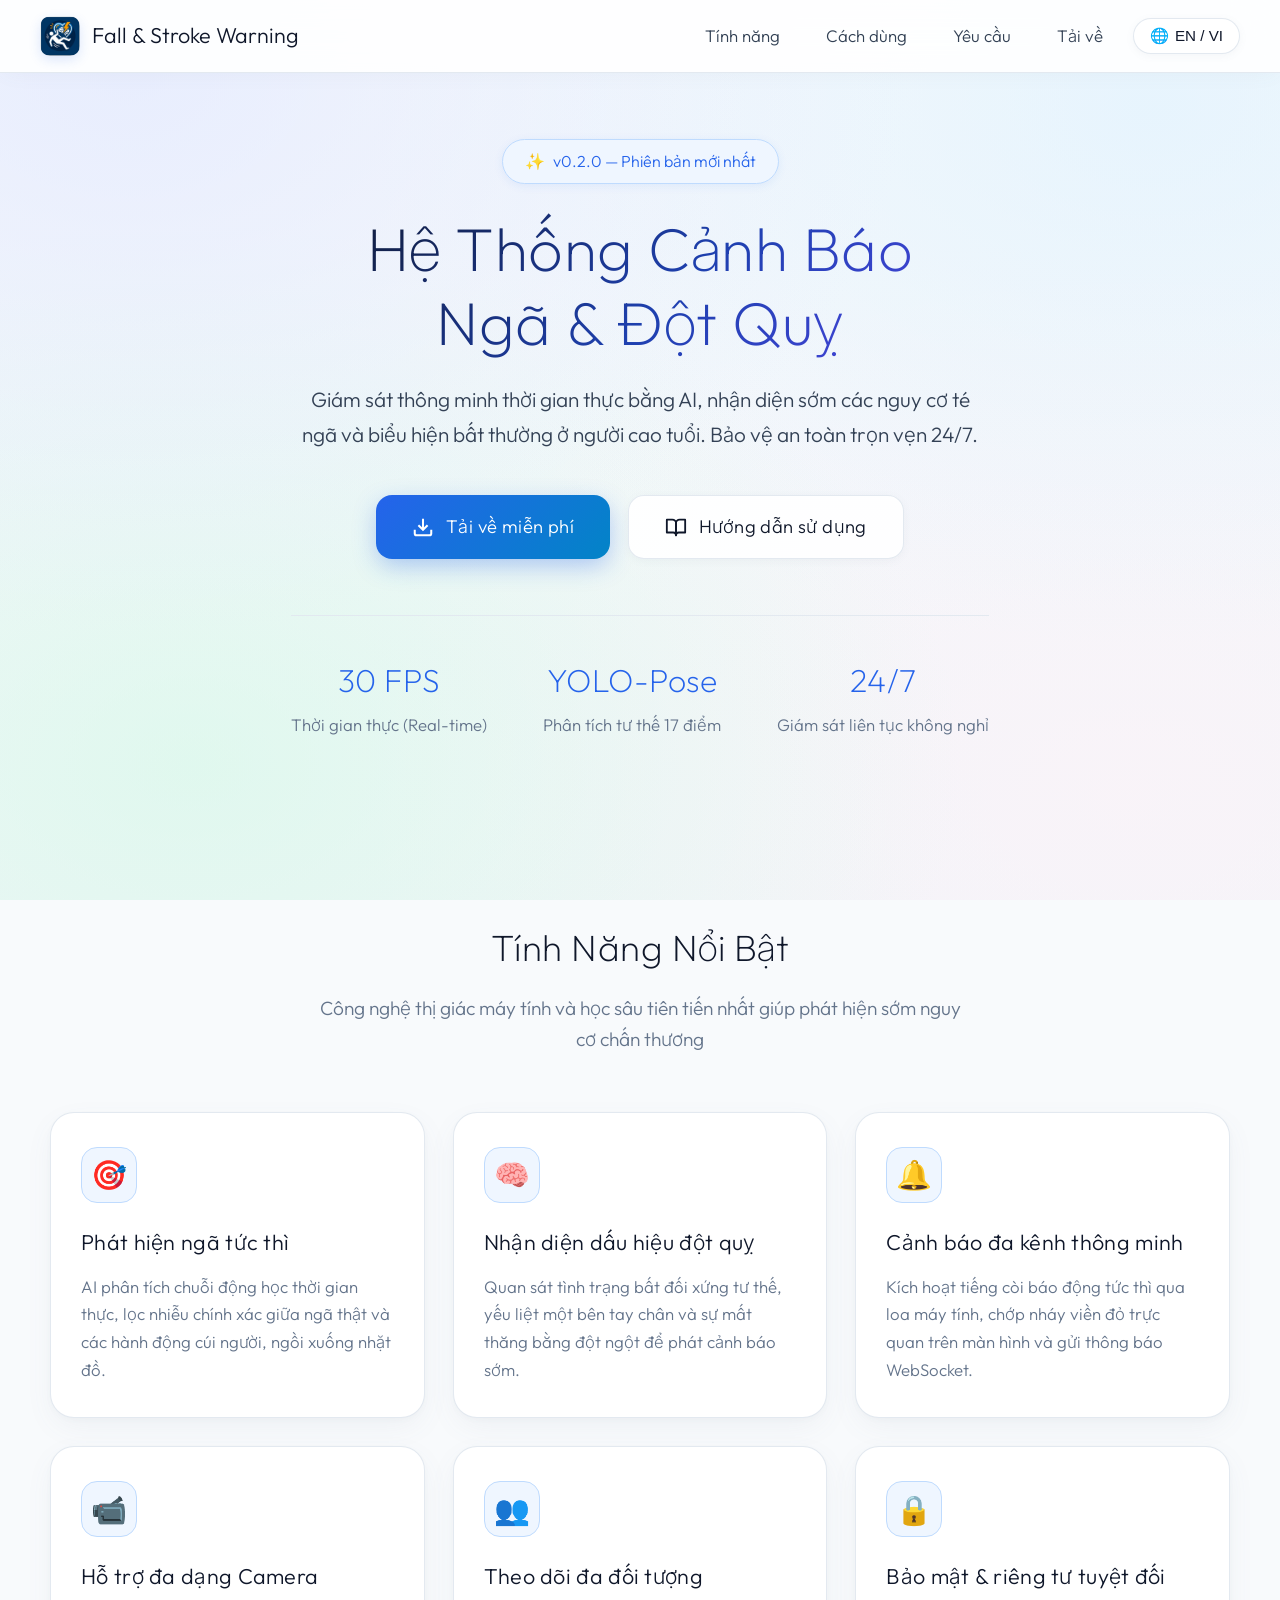
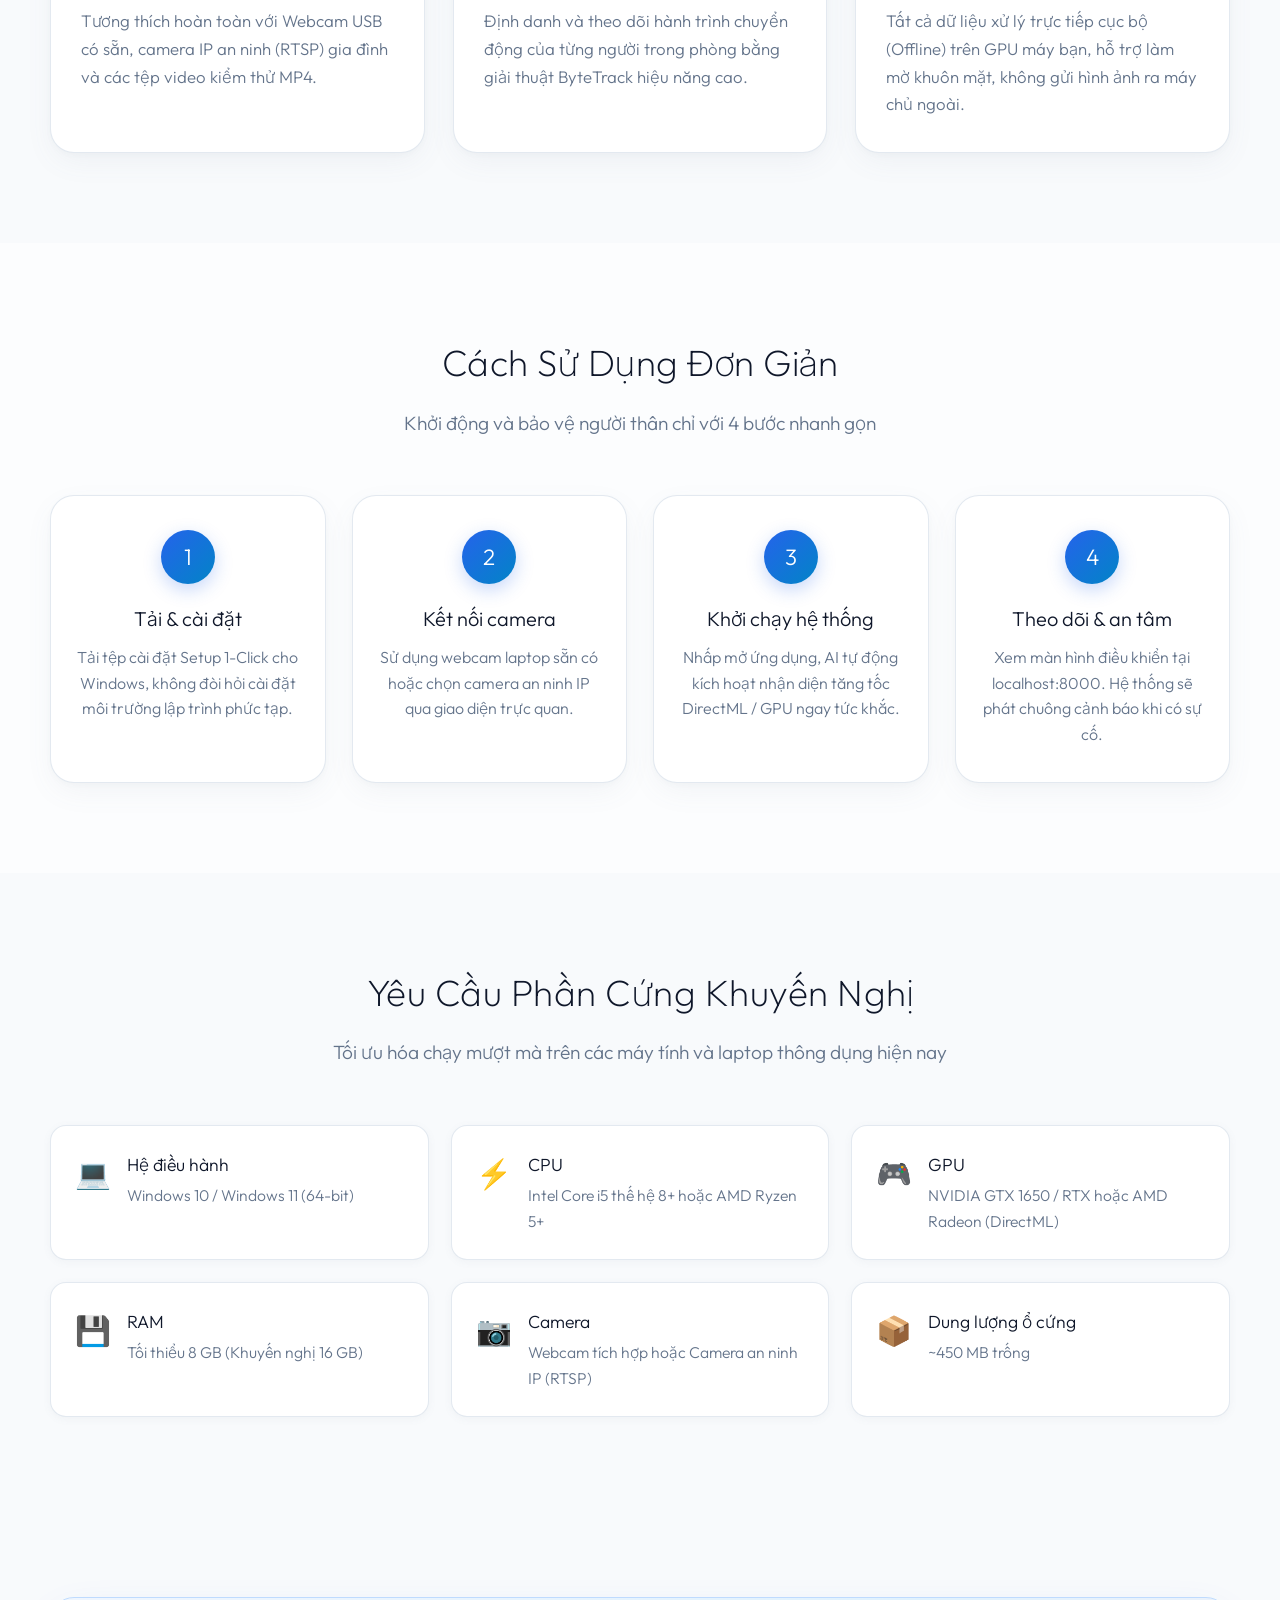
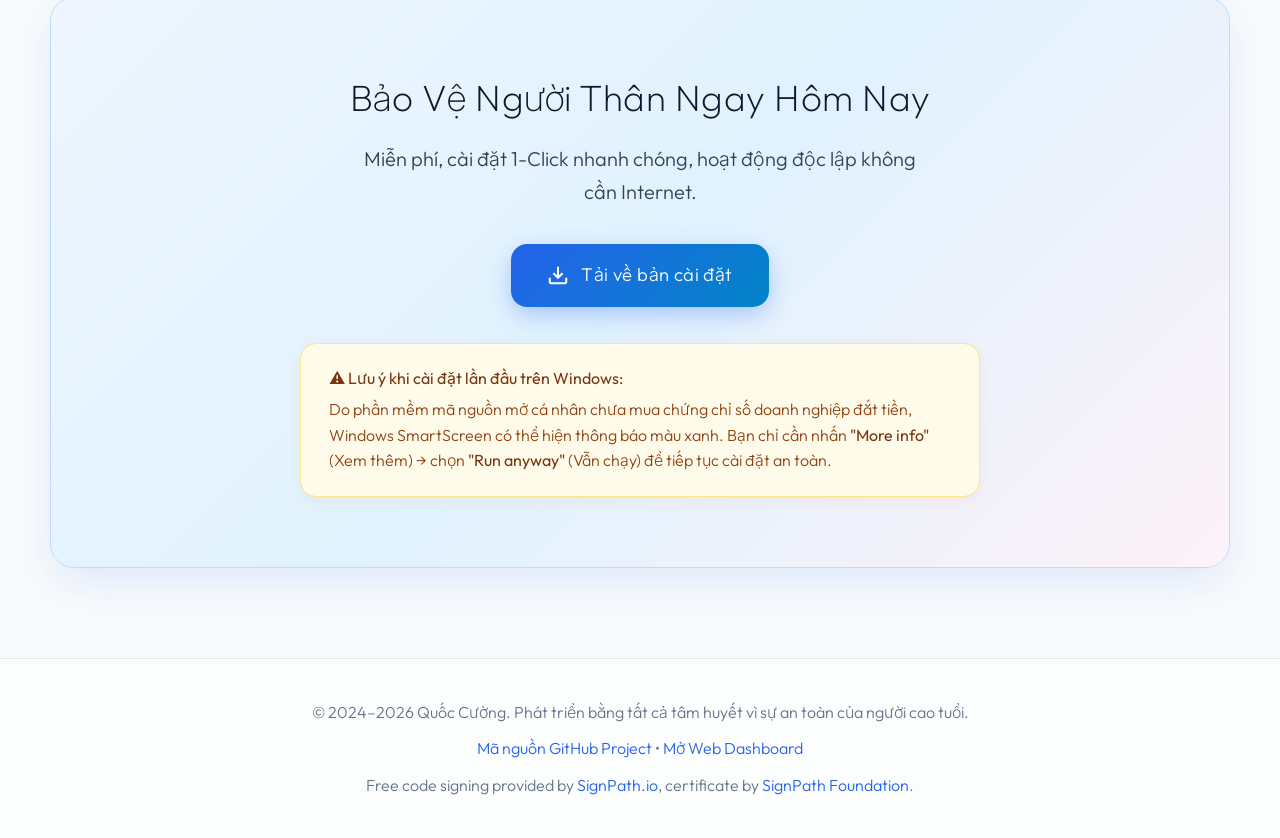
<file: docs/index.html>
<!DOCTYPE html>
<html lang="vi">
<head>
  <meta charset="UTF-8">
  <meta name="viewport" content="width=device-width, initial-scale=1.0">
  <title>Fall & Stroke Warning System — Hệ Thống Giám Sát & Cảnh Báo An Toàn</title>
  <meta name="description" content="Hệ thống AI giám sát và phát hiện sớm nguy cơ té ngã, dấu hiệu đột quỵ cho người cao tuổi. Chạy hoàn toàn offline, chính xác và bảo vệ 24/7.">
  
  <!-- Google Fonts: Light & Thin Weights (Outfit & Inter 200/300/400) -->
  <link rel="preconnect" href="https://fonts.googleapis.com">
  <link rel="preconnect" href="https://fonts.gstatic.com" crossorigin>
  <link href="https://fonts.googleapis.com/css2?family=Inter:wght@200;300;400&family=Outfit:wght@200;300;400&display=swap" rel="stylesheet">
  <link rel="icon" type="image/png" href="logo.png">

  <style>
    /* ==========================================================================
       DESIGN SYSTEM: PURE LIGHT THEME & THIN TYPOGRAPHY
       ========================================================================== */
    :root {
      /* Clean, Radiant Light Colors */
      --primary: #2563eb;           /* Sapphire Royal Blue */
      --primary-hover: #1d4ed8;
      --primary-light: #eff6ff;
      --accent-cyan: #0284c7;       /* Sky Blue */
      --accent: #f59e0b;            /* Warm Amber Glow */
      
      --bg-page: #f8fafc;
      --bg-card: #ffffff;
      --bg-surface: #f1f5f9;
      --border-subtle: rgba(226, 232, 240, 0.95);
      --border-hover: rgba(59, 130, 246, 0.35);

      /* High-Contrast Soft Dark Text */
      --text: #0f172a;              /* Slate 900 */
      --text-secondary: #334155;    /* Slate 700 */
      --text-muted: #64748b;        /* Slate 500 */

      /* Status Colors */
      --status-green: #059669;
      --status-amber: #d97706;
      --status-red: #dc2626;

      /* Radii */
      --radius-sm: 10px;
      --radius-md: 16px;
      --radius-lg: 24px;
      --radius-pill: 9999px;

      /* Shadows */
      --shadow-sm: 0 2px 8px rgba(100, 116, 139, 0.06);
      --shadow-card: 0 10px 30px -4px rgba(100, 116, 139, 0.08), 0 2px 6px -1px rgba(100, 116, 139, 0.04);
      --shadow-hover: 0 20px 40px -8px rgba(100, 116, 139, 0.16), 0 4px 12px -2px rgba(100, 116, 139, 0.06);
    }

    /* Base Reset & Typography */
    *, *::before, *::after {
      margin: 0;
      padding: 0;
      box-sizing: border-box;
      -webkit-font-smoothing: antialiased;
      -moz-osx-font-smoothing: grayscale;
      text-rendering: optimizeLegibility;
    }

    html {
      scroll-behavior: smooth;
      font-size: 16px;
    }

    body {
      font-family: 'Outfit', 'Inter', -apple-system, BlinkMacSystemFont, 'Segoe UI', Roboto, sans-serif;
      font-weight: 300; /* Toàn bộ chữ mỏng, thanh thoát */
      background-color: var(--bg-page);
      /* Nền sáng rực rỡ, phủ ánh aura pastel êm dịu */
      background-image: 
        radial-gradient(at 10% 8%, rgba(224, 231, 255, 0.65) 0px, transparent 48%),
        radial-gradient(at 90% 12%, rgba(224, 242, 254, 0.7) 0px, transparent 48%),
        radial-gradient(at 15% 85%, rgba(209, 250, 229, 0.55) 0px, transparent 50%),
        radial-gradient(at 88% 88%, rgba(253, 242, 248, 0.6) 0px, transparent 50%),
        linear-gradient(180deg, #f8fafc 0%, #f1f5f9 100%);
      background-attachment: fixed;
      color: var(--text);
      line-height: 1.65;
      overflow-x: hidden;
    }

    /* Triệt tiêu bôi đậm trên toàn bộ trang */
    h1, h2, h3, h4, h5, h6, strong, b, .btn, .stat-item strong, .nav-brand span {
      font-weight: 300 !important;
    }

    /* ==========================================================================
       TOP NAVIGATION BAR
       ========================================================================== */
    nav {
      position: fixed;
      top: 0;
      left: 0;
      right: 0;
      z-index: 100;
      background: rgba(255, 255, 255, 0.9);
      backdrop-filter: blur(20px);
      border-bottom: 1px solid var(--border-subtle);
      box-shadow: 0 4px 20px -4px rgba(100, 116, 139, 0.06);
      padding: 0 28px;
      transition: all 0.3s ease;
    }

    .nav-inner {
      max-width: 1200px;
      margin: 0 auto;
      display: flex;
      align-items: center;
      justify-content: space-between;
      height: 72px;
    }

    .nav-brand {
      font-size: 1.35rem;
      color: var(--text);
      display: flex;
      align-items: center;
      gap: 12px;
      text-decoration: none;
      transition: transform 0.25s ease;
    }

    .nav-brand:hover {
      transform: scale(1.02);
    }

    .nav-brand img {
      width: 40px;
      height: 40px;
      border-radius: 10px;
      box-shadow: 0 4px 12px rgba(37, 99, 235, 0.15);
      transition: transform 0.3s cubic-bezier(0.34, 1.56, 0.64, 1);
    }

    .nav-brand:hover img {
      transform: scale(1.1) rotate(-3deg);
    }

    .nav-links {
      display: flex;
      gap: 14px;
      align-items: center;
    }

    .nav-links a {
      text-decoration: none;
      color: var(--text-secondary);
      font-size: 1.05rem;
      padding: 8px 16px;
      border-radius: var(--radius-sm);
      transition: all 0.25s ease;
      position: relative;
    }

    .nav-links a:hover {
      color: var(--primary);
      background: var(--primary-light);
      transform: translateY(-1px);
    }

    /* Language Switcher Button with Spring Hover */
    .lang-btn {
      background: #ffffff;
      border: 1px solid var(--border-subtle);
      padding: 8px 16px;
      border-radius: var(--radius-pill);
      cursor: pointer;
      font-size: 0.95rem;
      color: var(--text);
      font-weight: 300 !important;
      display: inline-flex;
      align-items: center;
      gap: 6px;
      box-shadow: var(--shadow-sm);
      transition: all 0.25s cubic-bezier(0.34, 1.56, 0.64, 1);
    }

    .lang-btn:hover {
      border-color: var(--primary);
      color: var(--primary);
      background: var(--primary-light);
      transform: translateY(-2px) scale(1.06);
      box-shadow: 0 6px 16px rgba(37, 99, 235, 0.15);
    }

    .lang-btn:active {
      transform: translateY(0) scale(0.96);
    }

    /* ==========================================================================
       BUTTON INTERACTION STYLES (HIỆU ỨNG CHUYỂN ĐỘNG KHI DI CHUỘT VÀ BẤM NÚT)
       ========================================================================== */
    .btn-group {
      display: flex;
      gap: 18px;
      justify-content: center;
      flex-wrap: wrap;
    }

    .btn {
      position: relative;
      display: inline-flex;
      align-items: center;
      justify-content: center;
      gap: 12px;
      padding: 16px 36px;
      border-radius: var(--radius-md);
      font-size: 1.15rem;
      font-weight: 300 !important; /* Chữ mỏng */
      text-decoration: none;
      cursor: pointer;
      border: none;
      outline: none;
      overflow: hidden;
      user-select: none;
      letter-spacing: 0.4px;
      transition: transform 0.25s cubic-bezier(0.16, 1, 0.3, 1),
                  box-shadow 0.25s cubic-bezier(0.16, 1, 0.3, 1),
                  background 0.25s ease,
                  border-color 0.25s ease;
    }

    /* Hiệu ứng dải ánh sáng Shimmer lướt qua khi hover */
    .btn::after {
      content: "";
      position: absolute;
      top: 0;
      left: -100%;
      width: 60%;
      height: 100%;
      background: linear-gradient(
        90deg,
        transparent,
        rgba(255, 255, 255, 0.45),
        transparent
      );
      transform: skewX(-22deg);
      transition: none;
      pointer-events: none;
    }

    .btn:hover::after {
      left: 140%;
      transition: left 0.75s ease-in-out;
    }

    /* NÚT CHÍNH (PRIMARY BUTTON) */
    .btn-primary {
      background: linear-gradient(135deg, #2563eb 0%, #0284c7 100%);
      color: #ffffff;
      box-shadow: 0 8px 24px -2px rgba(37, 99, 235, 0.35);
    }

    .btn-primary:hover {
      transform: translateY(-4px) scale(1.03);
      box-shadow: 0 16px 36px -4px rgba(37, 99, 235, 0.45), 0 0 20px rgba(2, 132, 199, 0.3);
      background: linear-gradient(135deg, #1d4ed8 0%, #0369a1 100%);
    }

    .btn-primary:active {
      transform: translateY(-1px) scale(0.98);
      box-shadow: 0 4px 14px rgba(37, 99, 235, 0.25);
    }

    /* NÚT PHỤ (OUTLINE BUTTON) */
    .btn-outline {
      background: rgba(255, 255, 255, 0.9);
      color: var(--text);
      border: 1.5px solid var(--border-subtle);
      box-shadow: var(--shadow-sm);
    }

    .btn-outline:hover {
      background: #ffffff;
      border-color: var(--primary);
      color: var(--primary);
      transform: translateY(-4px) scale(1.03);
      box-shadow: 0 12px 28px -4px rgba(59, 130, 246, 0.2);
    }

    .btn-outline:active {
      transform: translateY(-1px) scale(0.98);
      box-shadow: 0 2px 8px rgba(0, 0, 0, 0.05);
    }

    /* ==========================================================================
       HERO SECTION (TÔNG MÀU SÁNG, ĐẸP LUNG LINH, DỄ NHÌN)
       ========================================================================== */
    .hero {
      min-height: 92vh;
      display: flex;
      align-items: center;
      justify-content: center;
      text-align: center;
      padding: 130px 24px 80px;
      position: relative;
    }

    .hero-content {
      max-width: 860px;
      margin: 0 auto;
      animation: heroFadeUp 0.8s cubic-bezier(0.16, 1, 0.3, 1) both;
    }

    @keyframes heroFadeUp {
      from {
        opacity: 0;
        transform: translateY(28px);
      }
      to {
        opacity: 1;
        transform: translateY(0);
      }
    }

    .hero-badge {
      display: inline-flex;
      align-items: center;
      gap: 8px;
      background: #eff6ff;
      border: 1px solid #bfdbfe;
      color: var(--primary);
      padding: 8px 22px;
      border-radius: var(--radius-pill);
      font-size: 1rem;
      margin-bottom: 28px;
      box-shadow: 0 2px 10px rgba(37, 99, 235, 0.08);
      transition: transform 0.25s ease, box-shadow 0.25s ease;
    }

    .hero-badge:hover {
      transform: scale(1.04);
      box-shadow: 0 4px 16px rgba(37, 99, 235, 0.16);
    }

    .hero h1 {
      font-size: clamp(2.4rem, 6vw, 3.8rem);
      font-weight: 200 !important; /* Chữ mỏng sang trọng */
      line-height: 1.22;
      letter-spacing: 0.5px;
      margin-bottom: 22px;
      background: linear-gradient(135deg, #0f172a 0%, #1e40af 55%, #4f46e5 100%);
      -webkit-background-clip: text;
      -webkit-text-fill-color: transparent;
    }

    .hero p {
      font-size: 1.3rem; /* Cỡ chữ to */
      color: var(--text-secondary);
      font-weight: 300;
      margin-bottom: 42px;
      max-width: 680px;
      margin-inline: auto;
      line-height: 1.7;
    }

    /* Hero Stats Bar */
    .hero-stats {
      display: flex;
      gap: 56px;
      justify-content: center;
      margin-top: 56px;
      padding-top: 38px;
      border-top: 1px solid var(--border-subtle);
    }

    .stat-item {
      display: flex;
      flex-direction: column;
      align-items: center;
      gap: 4px;
      transition: transform 0.25s ease;
    }

    .stat-item:hover {
      transform: translateY(-3px);
    }

    .stat-item strong {
      font-size: 2rem;
      color: var(--primary);
      font-weight: 200 !important;
      letter-spacing: 0.5px;
    }

    .stat-item span {
      font-size: 1.05rem;
      color: var(--text-muted);
      font-weight: 300;
    }

    /* ==========================================================================
       SECTIONS & CARDS (BỐ CỤC CHUYỂN ĐỘNG BẮT MẮT)
       ========================================================================== */
    section {
      padding: 90px 24px;
    }

    .container {
      max-width: 1180px;
      margin: 0 auto;
    }

    .section-title {
      text-align: center;
      margin-bottom: 56px;
    }

    .section-title h2 {
      font-size: 2.3rem; /* Cỡ chữ to */
      font-weight: 200 !important; /* Chữ mỏng */
      letter-spacing: 0.5px;
      color: var(--text);
      margin-bottom: 14px;
    }

    .section-title p {
      color: var(--text-muted);
      font-size: 1.2rem;
      max-width: 660px;
      margin: 0 auto;
      font-weight: 300;
    }

    /* 1. FEATURES GRID */
    .features-grid {
      display: grid;
      grid-template-columns: repeat(auto-fit, minmax(320px, 1fr));
      gap: 28px;
    }

    .feature-card {
      background: var(--bg-card);
      border: 1px solid var(--border-subtle);
      border-radius: var(--radius-lg);
      padding: 34px 30px;
      box-shadow: var(--shadow-card);
      transition: transform 0.35s cubic-bezier(0.16, 1, 0.3, 1),
                  box-shadow 0.35s cubic-bezier(0.16, 1, 0.3, 1),
                  border-color 0.35s ease;
      display: flex;
      flex-direction: column;
      gap: 12px;
    }

    .feature-card:hover {
      transform: translateY(-6px);
      box-shadow: var(--shadow-hover);
      border-color: var(--border-hover);
    }

    .feature-icon {
      width: 56px;
      height: 56px;
      border-radius: 16px;
      display: flex;
      align-items: center;
      justify-content: center;
      font-size: 1.8rem;
      background: var(--primary-light);
      border: 1px solid #bfdbfe;
      margin-bottom: 10px;
      transition: transform 0.3s cubic-bezier(0.34, 1.56, 0.64, 1);
    }

    .feature-card:hover .feature-icon {
      transform: scale(1.15) rotate(-4deg);
      background: #dbeafe;
    }

    .feature-card h3 {
      font-size: 1.35rem; /* Cỡ chữ to */
      font-weight: 300 !important;
      color: var(--text);
      letter-spacing: 0.3px;
    }

    .feature-card p {
      color: var(--text-muted);
      font-size: 1.05rem;
      line-height: 1.65;
      font-weight: 300;
    }

    /* 2. HOW IT WORKS (STEPS) */
    .steps {
      display: grid;
      grid-template-columns: repeat(auto-fit, minmax(240px, 1fr));
      gap: 26px;
      counter-reset: step;
    }

    .step {
      background: #ffffff;
      border: 1px solid var(--border-subtle);
      border-radius: var(--radius-lg);
      padding: 34px 26px;
      text-align: center;
      counter-increment: step;
      box-shadow: var(--shadow-card);
      transition: all 0.35s cubic-bezier(0.16, 1, 0.3, 1);
    }

    .step:hover {
      transform: translateY(-6px);
      box-shadow: var(--shadow-hover);
      border-color: var(--border-hover);
    }

    .step::before {
      content: counter(step);
      display: inline-flex;
      align-items: center;
      justify-content: center;
      width: 54px;
      height: 54px;
      border-radius: 50%;
      background: linear-gradient(135deg, var(--primary), var(--accent-cyan));
      color: #ffffff;
      font-size: 1.4rem;
      font-weight: 300 !important;
      margin-bottom: 18px;
      box-shadow: 0 6px 18px rgba(37, 99, 235, 0.25);
      transition: transform 0.3s cubic-bezier(0.34, 1.56, 0.64, 1);
    }

    .step:hover::before {
      transform: scale(1.12) rotate(10deg);
    }

    .step h3 {
      font-size: 1.25rem;
      font-weight: 300 !important;
      margin-bottom: 10px;
      color: var(--text);
    }

    .step p {
      color: var(--text-muted);
      font-size: 1rem;
      font-weight: 300;
      line-height: 1.6;
    }

    /* 3. REQUIREMENTS GRID */
    .req-grid {
      display: grid;
      grid-template-columns: repeat(auto-fit, minmax(280px, 1fr));
      gap: 22px;
    }

    .req-card {
      background: var(--bg-card);
      border: 1px solid var(--border-subtle);
      border-radius: var(--radius-md);
      padding: 24px;
      display: flex;
      align-items: flex-start;
      gap: 16px;
      box-shadow: var(--shadow-sm);
      transition: transform 0.25s ease, box-shadow 0.25s ease, border-color 0.25s ease;
    }

    .req-card:hover {
      transform: translateY(-4px);
      box-shadow: var(--shadow-card);
      border-color: var(--border-hover);
    }

    .req-icon {
      font-size: 1.8rem;
      flex-shrink: 0;
      transition: transform 0.25s ease;
    }

    .req-card:hover .req-icon {
      transform: scale(1.15);
    }

    .req-card h4 {
      font-size: 1.1rem;
      font-weight: 300 !important;
      color: var(--text);
      margin-bottom: 4px;
    }

    .req-card p {
      color: var(--text-muted);
      font-size: 0.98rem;
      font-weight: 300;
    }

    /* ==========================================================================
       CALL TO ACTION (CTA) SECTION (KHUNG SÁNG SANG TRỌNG)
       ========================================================================== */
    .cta {
      background: linear-gradient(135deg, #eff6ff 0%, #e0f2fe 50%, #fdf2f8 100%);
      border: 1px solid #bfdbfe;
      border-radius: var(--radius-lg);
      text-align: center;
      padding: 70px 32px;
      box-shadow: 0 16px 45px -8px rgba(37, 99, 235, 0.14);
      position: relative;
      overflow: hidden;
    }

    .cta h2 {
      font-size: 2.3rem; /* Cỡ chữ to */
      font-weight: 200 !important; /* Chữ mỏng */
      color: var(--text);
      letter-spacing: 0.5px;
      margin-bottom: 14px;
    }

    .cta p {
      color: var(--text-secondary);
      font-size: 1.25rem;
      font-weight: 300;
      margin-bottom: 36px;
      max-width: 580px;
      margin-inline: auto;
    }

    /* SmartScreen Notice Box */
    .warning-box {
      background: #fffbeb;
      border: 1px solid #fde68a;
      border-radius: var(--radius-md);
      padding: 22px 28px;
      margin-top: 36px;
      max-width: 680px;
      margin-inline: auto;
      color: #92400e;
      font-size: 1rem;
      text-align: left;
      line-height: 1.6;
      box-shadow: 0 4px 14px rgba(217, 119, 6, 0.08);
      transition: transform 0.25s ease;
    }

    .warning-box:hover {
      transform: translateY(-2px);
    }

    .warning-box strong {
      display: block;
      margin-bottom: 6px;
      font-weight: 400 !important;
      color: #78350f;
    }

    .warning-box b {
      font-weight: 400 !important;
      color: #78350f;
    }

    /* ==========================================================================
       FOOTER
       ========================================================================== */
    footer {
      text-align: center;
      padding: 40px 24px;
      color: var(--text-muted);
      font-size: 1rem;
      border-top: 1px solid var(--border-subtle);
      background: rgba(255, 255, 255, 0.6);
    }

    footer a {
      color: var(--primary);
      text-decoration: none;
      transition: color 0.2s ease;
    }

    footer a:hover {
      color: var(--primary-hover);
      text-decoration: underline;
    }

    /* ==========================================================================
       RESPONSIVE DESIGN
       ========================================================================== */
    @media (max-width: 768px) {
      nav { padding: 0 16px; }
      .nav-links a.hide-mobile { display: none; }
      .hero { padding: 110px 16px 60px; }
      .hero-stats { gap: 24px; flex-direction: column; }
      .section-title h2 { font-size: 1.9rem; }
      .cta { padding: 48px 20px; }
      .btn { padding: 14px 28px; font-size: 1.05rem; width: 100%; }
    }

    /* Multi-language Visibility */
    [data-lang="en"] .vi { display: none; }
    [data-lang="vi"] .en { display: none; }
  </style>
</head>
<body data-lang="vi">

<!-- NAV -->
<nav>
  <div class="nav-inner">
    <a href="#home" class="nav-brand">
      <img src="logo.png" alt="Fall and Stroke Warning System Logo">
      <span>Fall & Stroke Warning</span>
    </a>
    <div class="nav-links">
      <a href="#features" class="hide-mobile">
        <span class="vi">Tính năng</span>
        <span class="en">Features</span>
      </a>
      <a href="#how" class="hide-mobile">
        <span class="vi">Cách dùng</span>
        <span class="en">How it works</span>
      </a>
      <a href="#requirements" class="hide-mobile">
        <span class="vi">Yêu cầu</span>
        <span class="en">Requirements</span>
      </a>
      <a href="#download">
        <span class="vi">Tải về</span>
        <span class="en">Download</span>
      </a>
      <button class="lang-btn" onclick="toggleLang()" title="Đổi ngôn ngữ Tiếng Việt / English">
        <span>🌐</span> EN / VI
      </button>
    </div>
  </div>
</nav>

<!-- HERO -->
<section class="hero" id="home">
  <div class="hero-content">
    <div class="hero-badge">
      <span>✨</span>
      <span class="vi">v0.2.0 — Phiên bản mới nhất</span>
      <span class="en">v0.2.0 — Latest Release</span>
    </div>
    <h1>
      <span class="vi">Hệ Thống Cảnh Báo<br>Ngã & Đột Quỵ</span>
      <span class="en">Fall & Stroke<br>Warning System</span>
    </h1>
    <p>
      <span class="vi">Giám sát thông minh thời gian thực bằng AI, nhận diện sớm các nguy cơ té ngã và biểu hiện bất thường ở người cao tuổi. Bảo vệ an toàn trọn vẹn 24/7.</span>
      <span class="en">Intelligent real-time AI monitoring that detects fall risks and abnormal health signs for the elderly. Reliable 24/7 safety protection.</span>
    </p>
    <div class="btn-group">
      <a href="https://github.com/QuocCuong66/Project-monitoring-model/releases/latest/download/Fall_and_Stroke_Warning_System_Setup.exe" class="btn btn-primary" id="download" title="Tải xuống tệp cài đặt cho Windows">
        <svg width="22" height="22" viewBox="0 0 24 24" fill="none" stroke="currentColor" stroke-width="2.2"><path d="M21 15v4a2 2 0 0 1-2 2H5a2 2 0 0 1-2-2v-4"/><polyline points="7 10 12 15 17 10"/><line x1="12" y1="15" x2="12" y2="3"/></svg>
        <span class="vi">Tải về miễn phí</span>
        <span class="en">Download Free</span>
      </a>
      <a href="huong-dan.html" class="btn btn-outline" title="Hướng dẫn sử dụng chi tiết từ A đến Z">
        <svg width="22" height="22" viewBox="0 0 24 24" fill="none" stroke="currentColor" stroke-width="2" stroke-linecap="round" stroke-linejoin="round"><path d="M2 4h6a4 4 0 0 1 4 4v13a3 3 0 0 0-3-3H2z"/><path d="M22 4h-6a4 4 0 0 0-4 4v13a3 3 0 0 1 3-3h7z"/></svg>
        <span class="vi">Hướng dẫn sử dụng</span>
        <span class="en">User Guide</span>
      </a>
    </div>
    <div class="hero-stats">
      <div class="stat-item">
        <strong>30 FPS</strong>
        <span class="vi">Thời gian thực (Real-time)</span>
        <span class="en">Real-time Inference</span>
      </div>
      <div class="stat-item">
        <strong>YOLO-Pose</strong>
        <span class="vi">Phân tích tư thế 17 điểm</span>
        <span class="en">17-Keypoint Pose Estimation</span>
      </div>
      <div class="stat-item">
        <strong>24/7</strong>
        <span class="vi">Giám sát liên tục không nghỉ</span>
        <span class="en">Continuous 24/7 Protection</span>
      </div>
    </div>
  </div>
</section>

<!-- FEATURES -->
<section id="features">
  <div class="container">
    <div class="section-title">
      <h2>
        <span class="vi">Tính Năng Nổi Bật</span>
        <span class="en">Key Features</span>
      </h2>
      <p>
        <span class="vi">Công nghệ thị giác máy tính và học sâu tiên tiến nhất giúp phát hiện sớm nguy cơ chấn thương</span>
        <span class="en">State-of-the-art computer vision and deep learning for early danger detection</span>
      </p>
    </div>
    <div class="features-grid">
      <div class="feature-card">
        <div class="feature-icon">🎯</div>
        <h3>
          <span class="vi">Phát hiện ngã tức thì</span>
          <span class="en">Instant Fall Detection</span>
        </h3>
        <p>
          <span class="vi">AI phân tích chuỗi động học thời gian thực, lọc nhiễu chính xác giữa ngã thật và các hành động cúi người, ngồi xuống nhặt đồ.</span>
          <span class="en">Temporal kinematic analysis accurately distinguishes actual falls from daily activities like bending down to pick up items.</span>
        </p>
      </div>

      <div class="feature-card">
        <div class="feature-icon">🧠</div>
        <h3>
          <span class="vi">Nhận diện dấu hiệu đột quỵ</span>
          <span class="en">Stroke Sign Recognition</span>
        </h3>
        <p>
          <span class="vi">Quan sát tình trạng bất đối xứng tư thế, yếu liệt một bên tay chân và sự mất thăng bằng đột ngột để phát cảnh báo sớm.</span>
          <span class="en">Identifies posture asymmetry, unilateral limb weakness, and sudden loss of balance for proactive emergency alerts.</span>
        </p>
      </div>

      <div class="feature-card">
        <div class="feature-icon">🔔</div>
        <h3>
          <span class="vi">Cảnh báo đa kênh thông minh</span>
          <span class="en">Multi-Channel Smart Alerts</span>
        </h3>
        <p>
          <span class="vi">Kích hoạt tiếng còi báo động tức thì qua loa máy tính, chớp nháy viền đỏ trực quan trên màn hình và gửi thông báo WebSocket.</span>
          <span class="en">Triggers instant audio alarms through speakers, flashing visual indicators on screen, and real-time WebSocket feeds.</span>
        </p>
      </div>

      <div class="feature-card">
        <div class="feature-icon">📹</div>
        <h3>
          <span class="vi">Hỗ trợ đa dạng Camera</span>
          <span class="en">Versatile Camera Support</span>
        </h3>
        <p>
          <span class="vi">Tương thích hoàn toàn với Webcam USB có sẵn, camera IP an ninh (RTSP) gia đình và các tệp video kiểm thử MP4.</span>
          <span class="en">Fully compatible with standard USB webcams, home security IP cameras (RTSP), and local MP4 test videos.</span>
        </p>
      </div>

      <div class="feature-card">
        <div class="feature-icon">👥</div>
        <h3>
          <span class="vi">Theo dõi đa đối tượng</span>
          <span class="en">Multi-Person Tracking</span>
        </h3>
        <p>
          <span class="vi">Định danh và theo dõi hành trình chuyển động của từng người trong phòng bằng giải thuật ByteTrack hiệu năng cao.</span>
          <span class="en">Identifies and tracks multiple individuals simultaneously in room environments using the high-speed ByteTrack algorithm.</span>
        </p>
      </div>

      <div class="feature-card">
        <div class="feature-icon">🔒</div>
        <h3>
          <span class="vi">Bảo mật & riêng tư tuyệt đối</span>
          <span class="en">Privacy & Offline Security</span>
        </h3>
        <p>
          <span class="vi">Tất cả dữ liệu xử lý trực tiếp cục bộ (Offline) trên GPU máy bạn, hỗ trợ làm mờ khuôn mặt, không gửi hình ảnh ra máy chủ ngoài.</span>
          <span class="en">All processing runs entirely on-premise on your local GPU with optional face blurring; no video data is sent to external servers.</span>
        </p>
      </div>
    </div>
  </div>
</section>

<!-- HOW IT WORKS -->
<section id="how" style="background: rgba(255, 255, 255, 0.65);">
  <div class="container">
    <div class="section-title">
      <h2>
        <span class="vi">Cách Sử Dụng Đơn Giản</span>
        <span class="en">How It Works</span>
      </h2>
      <p>
        <span class="vi">Khởi động và bảo vệ người thân chỉ với 4 bước nhanh gọn</span>
        <span class="en">Start safeguarding your family in just 4 simple steps</span>
      </p>
    </div>
    <div class="steps">
      <div class="step">
        <h3>
          <span class="vi">Tải & cài đặt</span>
          <span class="en">Download & Install</span>
        </h3>
        <p>
          <span class="vi">Tải tệp cài đặt Setup 1-Click cho Windows, không đòi hỏi cài đặt môi trường lập trình phức tạp.</span>
          <span class="en">Download the 1-Click Windows Setup package. No manual Python or programming environment required.</span>
        </p>
      </div>

      <div class="step">
        <h3>
          <span class="vi">Kết nối camera</span>
          <span class="en">Connect Camera</span>
        </h3>
        <p>
          <span class="vi">Sử dụng webcam laptop sẵn có hoặc chọn camera an ninh IP qua giao diện trực quan.</span>
          <span class="en">Use your laptop webcam or connect your home IP camera with a single click in the menu.</span>
        </p>
      </div>

      <div class="step">
        <h3>
          <span class="vi">Khởi chạy hệ thống</span>
          <span class="en">Launch AI Engine</span>
        </h3>
        <p>
          <span class="vi">Nhấp mở ứng dụng, AI tự động kích hoạt nhận diện tăng tốc DirectML / GPU ngay tức khắc.</span>
          <span class="en">Open the app; AI acceleration automatically engages using DirectML or CUDA.</span>
        </p>
      </div>

      <div class="step">
        <h3>
          <span class="vi">Theo dõi & an tâm</span>
          <span class="en">Monitor & Relax</span>
        </h3>
        <p>
          <span class="vi">Xem màn hình điều khiển tại localhost:8000. Hệ thống sẽ phát chuông cảnh báo khi có sự cố.</span>
          <span class="en">View live dashboard at localhost:8000. The system alerts you immediately if any danger occurs.</span>
        </p>
      </div>
    </div>
  </div>
</section>

<!-- REQUIREMENTS -->
<section id="requirements">
  <div class="container">
    <div class="section-title">
      <h2>
        <span class="vi">Yêu Cầu Phần Cứng Khuyến Nghị</span>
        <span class="en">System Requirements</span>
      </h2>
      <p>
        <span class="vi">Tối ưu hóa chạy mượt mà trên các máy tính và laptop thông dụng hiện nay</span>
        <span class="en">Optimized for high performance on popular modern PCs and laptops</span>
      </p>
    </div>
    <div class="req-grid">
      <div class="req-card">
        <div class="req-icon">💻</div>
        <div>
          <h4>
            <span class="vi">Hệ điều hành</span>
            <span class="en">Operating System</span>
          </h4>
          <p>Windows 10 / Windows 11 (64-bit)</p>
        </div>
      </div>

      <div class="req-card">
        <div class="req-icon">⚡</div>
        <div>
          <h4>CPU</h4>
          <p>
            <span class="vi">Intel Core i5 thế hệ 8+ hoặc AMD Ryzen 5+</span>
            <span class="en">Intel Core i5 8th Gen+ or AMD Ryzen 5+</span>
          </p>
        </div>
      </div>

      <div class="req-card">
        <div class="req-icon">🎮</div>
        <div>
          <h4>GPU</h4>
          <p>
            <span class="vi">NVIDIA GTX 1650 / RTX hoặc AMD Radeon (DirectML)</span>
            <span class="en">NVIDIA GTX 1650 / RTX or AMD Radeon (DirectML)</span>
          </p>
        </div>
      </div>

      <div class="req-card">
        <div class="req-icon">💾</div>
        <div>
          <h4>RAM</h4>
          <p>
            <span class="vi">Tối thiểu 8 GB (Khuyến nghị 16 GB)</span>
            <span class="en">Minimum 8 GB (16 GB Recommended)</span>
          </p>
        </div>
      </div>

      <div class="req-card">
        <div class="req-icon">📷</div>
        <div>
          <h4>Camera</h4>
          <p>
            <span class="vi">Webcam tích hợp hoặc Camera an ninh IP (RTSP)</span>
            <span class="en">Integrated Webcam or IP Security Camera (RTSP)</span>
          </p>
        </div>
      </div>

      <div class="req-card">
        <div class="req-icon">📦</div>
        <div>
          <h4>
            <span class="vi">Dung lượng ổ cứng</span>
            <span class="en">Storage Space</span>
          </h4>
          <p>~450 MB trống</p>
        </div>
      </div>
    </div>
  </div>
</section>

<!-- CALL TO ACTION SECTION -->
<section>
  <div class="container">
    <div class="cta">
      <h2>
        <span class="vi">Bảo Vệ Người Thân Ngay Hôm Nay</span>
        <span class="en">Protect Your Loved Ones Today</span>
      </h2>
      <p>
        <span class="vi">Miễn phí, cài đặt 1-Click nhanh chóng, hoạt động độc lập không cần Internet.</span>
        <span class="en">Free, instant 1-Click setup, runs 100% offline without needing Internet.</span>
      </p>
      <div class="btn-group">
        <a href="https://github.com/QuocCuong66/Project-monitoring-model/releases/latest/download/Fall_and_Stroke_Warning_System_Setup.exe" class="btn btn-primary" title="Tải xuống tệp cài đặt cho Windows">
          <svg width="22" height="22" viewBox="0 0 24 24" fill="none" stroke="currentColor" stroke-width="2.2"><path d="M21 15v4a2 2 0 0 1-2 2H5a2 2 0 0 1-2-2v-4"/><polyline points="7 10 12 15 17 10"/><line x1="12" y1="15" x2="12" y2="3"/></svg>
          <span class="vi">Tải về bản cài đặt</span>
          <span class="en">Download Installer</span>
        </a>
      </div>
      <div class="warning-box">
        <strong>
          <span class="vi">⚠️ Lưu ý khi cài đặt lần đầu trên Windows:</span>
          <span class="en">⚠️ Note for First-Time Installation:</span>
        </strong>
        <span class="vi">Do phần mềm mã nguồn mở cá nhân chưa mua chứng chỉ số doanh nghiệp đắt tiền, Windows SmartScreen có thể hiện thông báo màu xanh. Bạn chỉ cần nhấn <b>"More info"</b> (Xem thêm) → chọn <b>"Run anyway"</b> (Vẫn chạy) để tiếp tục cài đặt an toàn.</span>
        <span class="en">Because this open-source application does not use an expensive corporate code-signing certificate, Windows SmartScreen may display an alert. Simply click <b>"More info"</b> → <b>"Run anyway"</b> to install safely.</span>
      </div>
    </div>
  </div>
</section>

<!-- FOOTER -->
<footer>
  <p>
    <span class="vi">&copy; 2024–2026 Quốc Cường. Phát triển bằng tất cả tâm huyết vì sự an toàn của người cao tuổi.</span>
    <span class="en">&copy; 2024–2026 Quoc Cuong. Crafted with care for elderly safety and well-being.</span>
  </p>
  <p style="margin-top:10px;">
    <a href="https://github.com/QuocCuong66/Project-monitoring-model" target="_blank" rel="noopener noreferrer">Mã nguồn GitHub Project</a> &bull; 
    <a href="http://localhost:8000" target="_blank" rel="noopener noreferrer">Mở Web Dashboard</a>
  </p>
  <p style="margin-top:10px;">
    Free code signing provided by <a href="https://about.signpath.io" target="_blank" rel="noopener noreferrer">SignPath.io</a>, certificate by <a href="https://signpath.org" target="_blank" rel="noopener noreferrer">SignPath Foundation</a>.
  </p>
</footer>

<script>
function toggleLang() {
  const b = document.body;
  b.dataset.lang = b.dataset.lang === 'vi' ? 'en' : 'vi';
  try { localStorage.setItem('lang', b.dataset.lang); } catch(e) {}
}
try {
  const saved = localStorage.getItem('lang');
  if (saved === 'en' || saved === 'vi') document.body.dataset.lang = saved;
} catch(e) {}
</script>
</body>
</html>
</file>
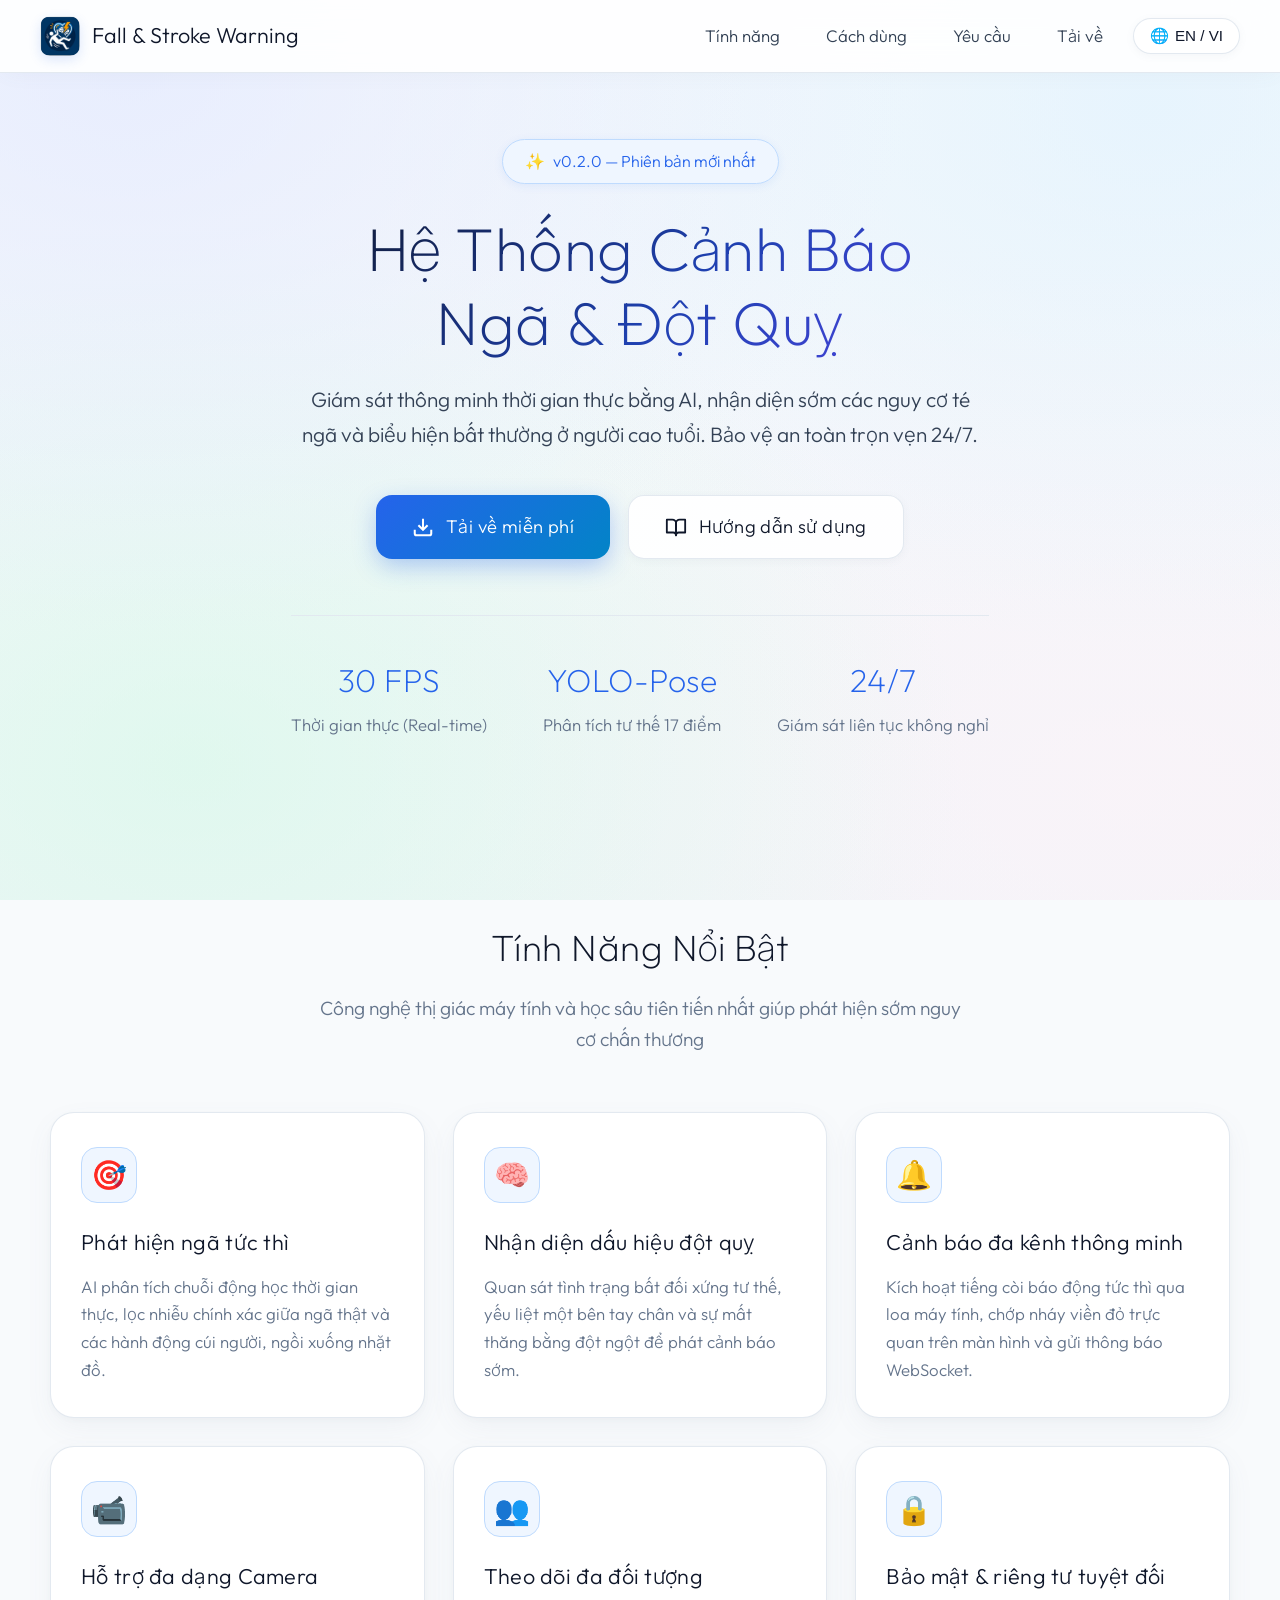
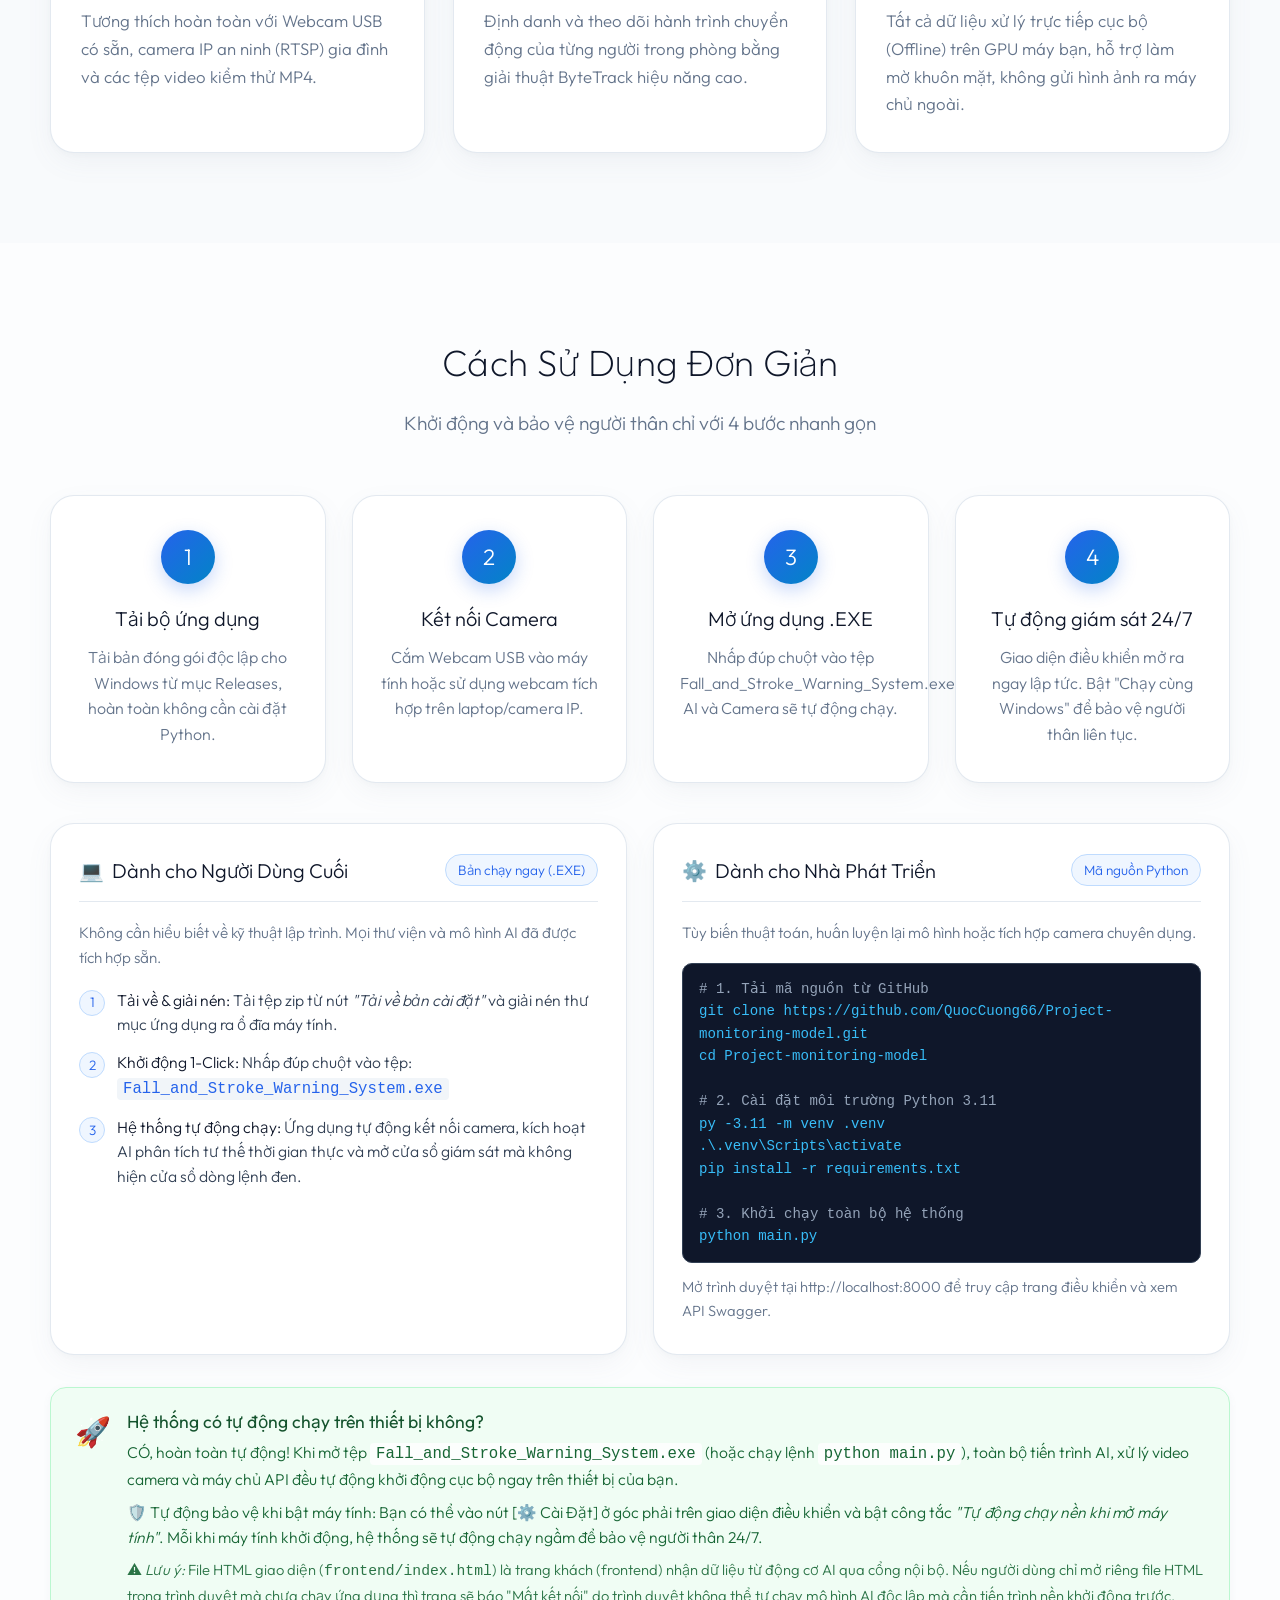
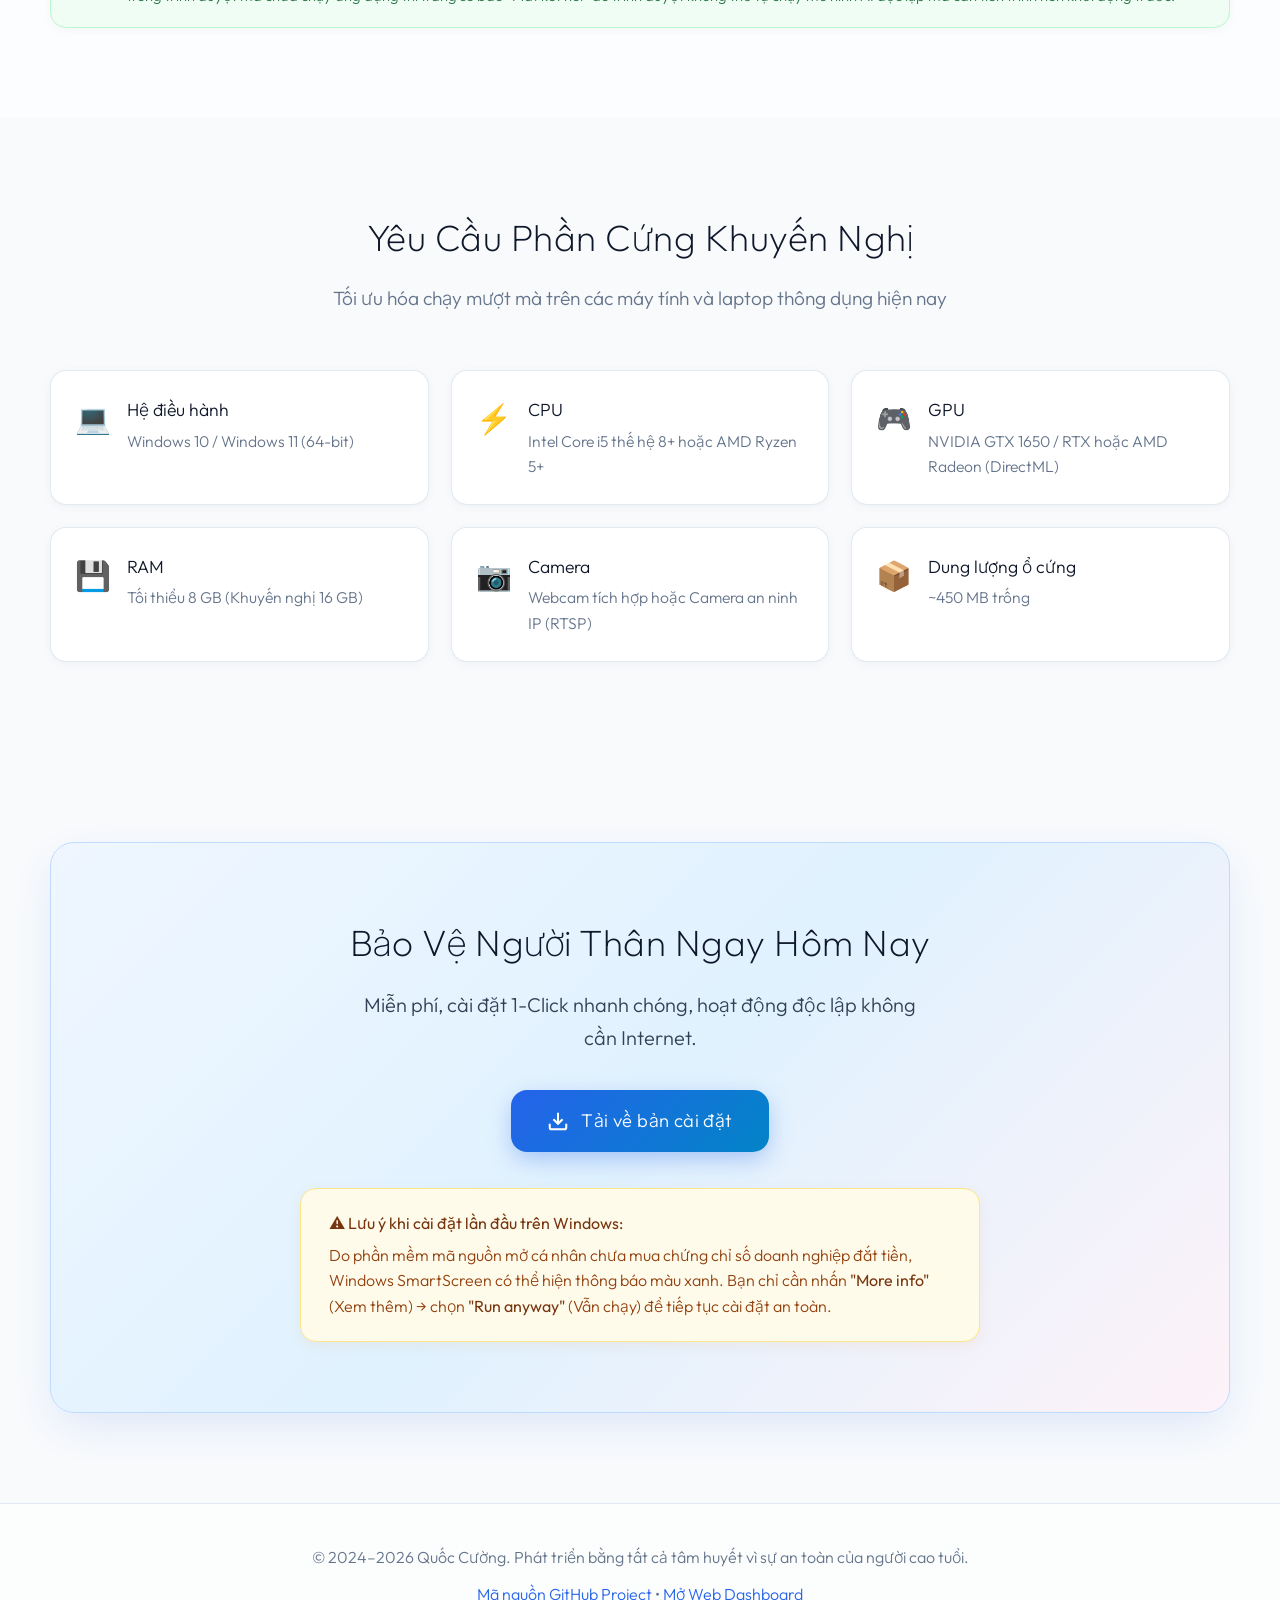
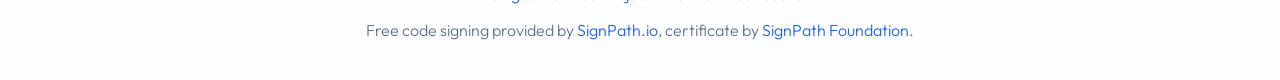
<file: landing/index.html>
<!DOCTYPE html>
<html lang="vi">
<head>
  <meta charset="UTF-8">
  <meta name="viewport" content="width=device-width, initial-scale=1.0">
  <title>Fall & Stroke Warning System — Hệ Thống Giám Sát & Cảnh Báo An Toàn</title>
  <meta name="description" content="Hệ thống AI giám sát và phát hiện sớm nguy cơ té ngã, dấu hiệu đột quỵ cho người cao tuổi. Chạy hoàn toàn offline, chính xác và bảo vệ 24/7.">
  
  <!-- Google Fonts: Light & Thin Weights (Outfit & Inter 200/300/400) -->
  <link rel="preconnect" href="https://fonts.googleapis.com">
  <link rel="preconnect" href="https://fonts.gstatic.com" crossorigin>
  <link href="https://fonts.googleapis.com/css2?family=Inter:wght@200;300;400&family=Outfit:wght@200;300;400&display=swap" rel="stylesheet">
  <link rel="icon" type="image/png" href="logo.png">

  <style>
    /* ==========================================================================
       DESIGN SYSTEM: PURE LIGHT THEME & THIN TYPOGRAPHY
       ========================================================================== */
    :root {
      /* Clean, Radiant Light Colors */
      --primary: #2563eb;           /* Sapphire Royal Blue */
      --primary-hover: #1d4ed8;
      --primary-light: #eff6ff;
      --accent-cyan: #0284c7;       /* Sky Blue */
      --accent: #f59e0b;            /* Warm Amber Glow */
      
      --bg-page: #f8fafc;
      --bg-card: #ffffff;
      --bg-surface: #f1f5f9;
      --border-subtle: rgba(226, 232, 240, 0.95);
      --border-hover: rgba(59, 130, 246, 0.35);

      /* High-Contrast Soft Dark Text */
      --text: #0f172a;              /* Slate 900 */
      --text-secondary: #334155;    /* Slate 700 */
      --text-muted: #64748b;        /* Slate 500 */

      /* Status Colors */
      --status-green: #059669;
      --status-amber: #d97706;
      --status-red: #dc2626;

      /* Radii */
      --radius-sm: 10px;
      --radius-md: 16px;
      --radius-lg: 24px;
      --radius-pill: 9999px;

      /* Shadows */
      --shadow-sm: 0 2px 8px rgba(100, 116, 139, 0.06);
      --shadow-card: 0 10px 30px -4px rgba(100, 116, 139, 0.08), 0 2px 6px -1px rgba(100, 116, 139, 0.04);
      --shadow-hover: 0 20px 40px -8px rgba(100, 116, 139, 0.16), 0 4px 12px -2px rgba(100, 116, 139, 0.06);
    }

    /* Base Reset & Typography */
    *, *::before, *::after {
      margin: 0;
      padding: 0;
      box-sizing: border-box;
      -webkit-font-smoothing: antialiased;
      -moz-osx-font-smoothing: grayscale;
      text-rendering: optimizeLegibility;
    }

    html {
      scroll-behavior: smooth;
      font-size: 16px;
    }

    body {
      font-family: 'Outfit', 'Inter', -apple-system, BlinkMacSystemFont, 'Segoe UI', Roboto, sans-serif;
      font-weight: 300; /* Toàn bộ chữ mỏng, thanh thoát */
      background-color: var(--bg-page);
      /* Nền sáng rực rỡ, phủ ánh aura pastel êm dịu */
      background-image: 
        radial-gradient(at 10% 8%, rgba(224, 231, 255, 0.65) 0px, transparent 48%),
        radial-gradient(at 90% 12%, rgba(224, 242, 254, 0.7) 0px, transparent 48%),
        radial-gradient(at 15% 85%, rgba(209, 250, 229, 0.55) 0px, transparent 50%),
        radial-gradient(at 88% 88%, rgba(253, 242, 248, 0.6) 0px, transparent 50%),
        linear-gradient(180deg, #f8fafc 0%, #f1f5f9 100%);
      background-attachment: fixed;
      color: var(--text);
      line-height: 1.65;
      overflow-x: hidden;
    }

    /* Triệt tiêu bôi đậm trên toàn bộ trang */
    h1, h2, h3, h4, h5, h6, strong, b, .btn, .stat-item strong, .nav-brand span {
      font-weight: 300 !important;
    }

    /* ==========================================================================
       TOP NAVIGATION BAR
       ========================================================================== */
    nav {
      position: fixed;
      top: 0;
      left: 0;
      right: 0;
      z-index: 100;
      background: rgba(255, 255, 255, 0.9);
      backdrop-filter: blur(20px);
      border-bottom: 1px solid var(--border-subtle);
      box-shadow: 0 4px 20px -4px rgba(100, 116, 139, 0.06);
      padding: 0 28px;
      transition: all 0.3s ease;
    }

    .nav-inner {
      max-width: 1200px;
      margin: 0 auto;
      display: flex;
      align-items: center;
      justify-content: space-between;
      height: 72px;
    }

    .nav-brand {
      font-size: 1.35rem;
      color: var(--text);
      display: flex;
      align-items: center;
      gap: 12px;
      text-decoration: none;
      transition: transform 0.25s ease;
    }

    .nav-brand:hover {
      transform: scale(1.02);
    }

    .nav-brand img {
      width: 40px;
      height: 40px;
      border-radius: 10px;
      box-shadow: 0 4px 12px rgba(37, 99, 235, 0.15);
      transition: transform 0.3s cubic-bezier(0.34, 1.56, 0.64, 1);
    }

    .nav-brand:hover img {
      transform: scale(1.1) rotate(-3deg);
    }

    .nav-links {
      display: flex;
      gap: 14px;
      align-items: center;
    }

    .nav-links a {
      text-decoration: none;
      color: var(--text-secondary);
      font-size: 1.05rem;
      padding: 8px 16px;
      border-radius: var(--radius-sm);
      transition: all 0.25s ease;
      position: relative;
    }

    .nav-links a:hover {
      color: var(--primary);
      background: var(--primary-light);
      transform: translateY(-1px);
    }

    /* Language Switcher Button with Spring Hover */
    .lang-btn {
      background: #ffffff;
      border: 1px solid var(--border-subtle);
      padding: 8px 16px;
      border-radius: var(--radius-pill);
      cursor: pointer;
      font-size: 0.95rem;
      color: var(--text);
      font-weight: 300 !important;
      display: inline-flex;
      align-items: center;
      gap: 6px;
      box-shadow: var(--shadow-sm);
      transition: all 0.25s cubic-bezier(0.34, 1.56, 0.64, 1);
    }

    .lang-btn:hover {
      border-color: var(--primary);
      color: var(--primary);
      background: var(--primary-light);
      transform: translateY(-2px) scale(1.06);
      box-shadow: 0 6px 16px rgba(37, 99, 235, 0.15);
    }

    .lang-btn:active {
      transform: translateY(0) scale(0.96);
    }

    /* ==========================================================================
       BUTTON INTERACTION STYLES (HIỆU ỨNG CHUYỂN ĐỘNG KHI DI CHUỘT VÀ BẤM NÚT)
       ========================================================================== */
    .btn-group {
      display: flex;
      gap: 18px;
      justify-content: center;
      flex-wrap: wrap;
    }

    .btn {
      position: relative;
      display: inline-flex;
      align-items: center;
      justify-content: center;
      gap: 12px;
      padding: 16px 36px;
      border-radius: var(--radius-md);
      font-size: 1.15rem;
      font-weight: 300 !important; /* Chữ mỏng */
      text-decoration: none;
      cursor: pointer;
      border: none;
      outline: none;
      overflow: hidden;
      user-select: none;
      letter-spacing: 0.4px;
      transition: transform 0.25s cubic-bezier(0.16, 1, 0.3, 1),
                  box-shadow 0.25s cubic-bezier(0.16, 1, 0.3, 1),
                  background 0.25s ease,
                  border-color 0.25s ease;
    }

    /* Hiệu ứng dải ánh sáng Shimmer lướt qua khi hover */
    .btn::after {
      content: "";
      position: absolute;
      top: 0;
      left: -100%;
      width: 60%;
      height: 100%;
      background: linear-gradient(
        90deg,
        transparent,
        rgba(255, 255, 255, 0.45),
        transparent
      );
      transform: skewX(-22deg);
      transition: none;
      pointer-events: none;
    }

    .btn:hover::after {
      left: 140%;
      transition: left 0.75s ease-in-out;
    }

    /* NÚT CHÍNH (PRIMARY BUTTON) */
    .btn-primary {
      background: linear-gradient(135deg, #2563eb 0%, #0284c7 100%);
      color: #ffffff;
      box-shadow: 0 8px 24px -2px rgba(37, 99, 235, 0.35);
    }

    .btn-primary:hover {
      transform: translateY(-4px) scale(1.03);
      box-shadow: 0 16px 36px -4px rgba(37, 99, 235, 0.45), 0 0 20px rgba(2, 132, 199, 0.3);
      background: linear-gradient(135deg, #1d4ed8 0%, #0369a1 100%);
    }

    .btn-primary:active {
      transform: translateY(-1px) scale(0.98);
      box-shadow: 0 4px 14px rgba(37, 99, 235, 0.25);
    }

    /* NÚT PHỤ (OUTLINE BUTTON) */
    .btn-outline {
      background: rgba(255, 255, 255, 0.9);
      color: var(--text);
      border: 1.5px solid var(--border-subtle);
      box-shadow: var(--shadow-sm);
    }

    .btn-outline:hover {
      background: #ffffff;
      border-color: var(--primary);
      color: var(--primary);
      transform: translateY(-4px) scale(1.03);
      box-shadow: 0 12px 28px -4px rgba(59, 130, 246, 0.2);
    }

    .btn-outline:active {
      transform: translateY(-1px) scale(0.98);
      box-shadow: 0 2px 8px rgba(0, 0, 0, 0.05);
    }

    /* ==========================================================================
       HERO SECTION (TÔNG MÀU SÁNG, ĐẸP LUNG LINH, DỄ NHÌN)
       ========================================================================== */
    .hero {
      min-height: 92vh;
      display: flex;
      align-items: center;
      justify-content: center;
      text-align: center;
      padding: 130px 24px 80px;
      position: relative;
    }

    .hero-content {
      max-width: 860px;
      margin: 0 auto;
      animation: heroFadeUp 0.8s cubic-bezier(0.16, 1, 0.3, 1) both;
    }

    @keyframes heroFadeUp {
      from {
        opacity: 0;
        transform: translateY(28px);
      }
      to {
        opacity: 1;
        transform: translateY(0);
      }
    }

    .hero-badge {
      display: inline-flex;
      align-items: center;
      gap: 8px;
      background: #eff6ff;
      border: 1px solid #bfdbfe;
      color: var(--primary);
      padding: 8px 22px;
      border-radius: var(--radius-pill);
      font-size: 1rem;
      margin-bottom: 28px;
      box-shadow: 0 2px 10px rgba(37, 99, 235, 0.08);
      transition: transform 0.25s ease, box-shadow 0.25s ease;
    }

    .hero-badge:hover {
      transform: scale(1.04);
      box-shadow: 0 4px 16px rgba(37, 99, 235, 0.16);
    }

    .hero h1 {
      font-size: clamp(2.4rem, 6vw, 3.8rem);
      font-weight: 200 !important; /* Chữ mỏng sang trọng */
      line-height: 1.22;
      letter-spacing: 0.5px;
      margin-bottom: 22px;
      background: linear-gradient(135deg, #0f172a 0%, #1e40af 55%, #4f46e5 100%);
      -webkit-background-clip: text;
      -webkit-text-fill-color: transparent;
    }

    .hero p {
      font-size: 1.3rem; /* Cỡ chữ to */
      color: var(--text-secondary);
      font-weight: 300;
      margin-bottom: 42px;
      max-width: 680px;
      margin-inline: auto;
      line-height: 1.7;
    }

    /* Hero Stats Bar */
    .hero-stats {
      display: flex;
      gap: 56px;
      justify-content: center;
      margin-top: 56px;
      padding-top: 38px;
      border-top: 1px solid var(--border-subtle);
    }

    .stat-item {
      display: flex;
      flex-direction: column;
      align-items: center;
      gap: 4px;
      transition: transform 0.25s ease;
    }

    .stat-item:hover {
      transform: translateY(-3px);
    }

    .stat-item strong {
      font-size: 2rem;
      color: var(--primary);
      font-weight: 200 !important;
      letter-spacing: 0.5px;
    }

    .stat-item span {
      font-size: 1.05rem;
      color: var(--text-muted);
      font-weight: 300;
    }

    /* ==========================================================================
       SECTIONS & CARDS (BỐ CỤC CHUYỂN ĐỘNG BẮT MẮT)
       ========================================================================== */
    section {
      padding: 90px 24px;
    }

    .container {
      max-width: 1180px;
      margin: 0 auto;
    }

    .section-title {
      text-align: center;
      margin-bottom: 56px;
    }

    .section-title h2 {
      font-size: 2.3rem; /* Cỡ chữ to */
      font-weight: 200 !important; /* Chữ mỏng */
      letter-spacing: 0.5px;
      color: var(--text);
      margin-bottom: 14px;
    }

    .section-title p {
      color: var(--text-muted);
      font-size: 1.2rem;
      max-width: 660px;
      margin: 0 auto;
      font-weight: 300;
    }

    /* 1. FEATURES GRID */
    .features-grid {
      display: grid;
      grid-template-columns: repeat(auto-fit, minmax(320px, 1fr));
      gap: 28px;
    }

    .feature-card {
      background: var(--bg-card);
      border: 1px solid var(--border-subtle);
      border-radius: var(--radius-lg);
      padding: 34px 30px;
      box-shadow: var(--shadow-card);
      transition: transform 0.35s cubic-bezier(0.16, 1, 0.3, 1),
                  box-shadow 0.35s cubic-bezier(0.16, 1, 0.3, 1),
                  border-color 0.35s ease;
      display: flex;
      flex-direction: column;
      gap: 12px;
    }

    .feature-card:hover {
      transform: translateY(-6px);
      box-shadow: var(--shadow-hover);
      border-color: var(--border-hover);
    }

    .feature-icon {
      width: 56px;
      height: 56px;
      border-radius: 16px;
      display: flex;
      align-items: center;
      justify-content: center;
      font-size: 1.8rem;
      background: var(--primary-light);
      border: 1px solid #bfdbfe;
      margin-bottom: 10px;
      transition: transform 0.3s cubic-bezier(0.34, 1.56, 0.64, 1);
    }

    .feature-card:hover .feature-icon {
      transform: scale(1.15) rotate(-4deg);
      background: #dbeafe;
    }

    .feature-card h3 {
      font-size: 1.35rem; /* Cỡ chữ to */
      font-weight: 300 !important;
      color: var(--text);
      letter-spacing: 0.3px;
    }

    .feature-card p {
      color: var(--text-muted);
      font-size: 1.05rem;
      line-height: 1.65;
      font-weight: 300;
    }

    /* 2. HOW IT WORKS (STEPS) */
    .steps {
      display: grid;
      grid-template-columns: repeat(auto-fit, minmax(240px, 1fr));
      gap: 26px;
      counter-reset: step;
    }

    .step {
      background: #ffffff;
      border: 1px solid var(--border-subtle);
      border-radius: var(--radius-lg);
      padding: 34px 26px;
      text-align: center;
      counter-increment: step;
      box-shadow: var(--shadow-card);
      transition: all 0.35s cubic-bezier(0.16, 1, 0.3, 1);
    }

    .step:hover {
      transform: translateY(-6px);
      box-shadow: var(--shadow-hover);
      border-color: var(--border-hover);
    }

    .step::before {
      content: counter(step);
      display: inline-flex;
      align-items: center;
      justify-content: center;
      width: 54px;
      height: 54px;
      border-radius: 50%;
      background: linear-gradient(135deg, var(--primary), var(--accent-cyan));
      color: #ffffff;
      font-size: 1.4rem;
      font-weight: 300 !important;
      margin-bottom: 18px;
      box-shadow: 0 6px 18px rgba(37, 99, 235, 0.25);
      transition: transform 0.3s cubic-bezier(0.34, 1.56, 0.64, 1);
    }

    .step:hover::before {
      transform: scale(1.12) rotate(10deg);
    }

    .step h3 {
      font-size: 1.25rem;
      font-weight: 300 !important;
      margin-bottom: 10px;
      color: var(--text);
    }

    .step p {
      color: var(--text-muted);
      font-size: 1rem;
      font-weight: 300;
      line-height: 1.6;
    }

    /* 3. REQUIREMENTS GRID */
    .req-grid {
      display: grid;
      grid-template-columns: repeat(auto-fit, minmax(280px, 1fr));
      gap: 22px;
    }

    .req-card {
      background: var(--bg-card);
      border: 1px solid var(--border-subtle);
      border-radius: var(--radius-md);
      padding: 24px;
      display: flex;
      align-items: flex-start;
      gap: 16px;
      box-shadow: var(--shadow-sm);
      transition: transform 0.25s ease, box-shadow 0.25s ease, border-color 0.25s ease;
    }

    .req-card:hover {
      transform: translateY(-4px);
      box-shadow: var(--shadow-card);
      border-color: var(--border-hover);
    }

    .req-icon {
      font-size: 1.8rem;
      flex-shrink: 0;
      transition: transform 0.25s ease;
    }

    .req-card:hover .req-icon {
      transform: scale(1.15);
    }

    .req-card h4 {
      font-size: 1.1rem;
      font-weight: 300 !important;
      color: var(--text);
      margin-bottom: 4px;
    }

    .req-card p {
      color: var(--text-muted);
      font-size: 0.98rem;
      font-weight: 300;
    }

    /* DETAILED GUIDE PANELS */
    .guide-details-box {
      margin-top: 40px;
      display: grid;
      grid-template-columns: 1fr 1fr;
      gap: 26px;
      text-align: left;
    }

    .guide-panel {
      background: #ffffff;
      border: 1px solid var(--border-subtle);
      border-radius: var(--radius-lg);
      padding: 30px 28px;
      box-shadow: var(--shadow-card);
      display: flex;
      flex-direction: column;
      gap: 18px;
      transition: all 0.35s cubic-bezier(0.16, 1, 0.3, 1);
    }

    .guide-panel:hover {
      transform: translateY(-5px);
      box-shadow: var(--shadow-hover);
      border-color: var(--border-hover);
    }

    .guide-panel-header {
      display: flex;
      align-items: center;
      justify-content: space-between;
      border-bottom: 1px solid var(--border-subtle);
      padding-bottom: 14px;
      gap: 12px;
    }

    .guide-panel-header h3 {
      font-size: 1.25rem;
      font-weight: 300 !important;
      color: var(--text);
      display: flex;
      align-items: center;
      gap: 8px;
    }

    .guide-badge-pill {
      font-size: 0.85rem;
      padding: 4px 12px;
      border-radius: var(--radius-pill);
      background: var(--primary-light);
      color: var(--primary);
      border: 1px solid #bfdbfe;
      white-space: nowrap;
    }

    .guide-steps-list {
      list-style: none;
      display: flex;
      flex-direction: column;
      gap: 14px;
    }

    .guide-steps-list li {
      display: flex;
      gap: 12px;
      align-items: flex-start;
      font-size: 0.98rem;
      color: var(--text-secondary);
      line-height: 1.55;
    }

    .guide-step-num {
      width: 26px;
      height: 26px;
      border-radius: 50%;
      background: #eff6ff;
      border: 1px solid #bfdbfe;
      color: var(--primary);
      display: flex;
      align-items: center;
      justify-content: center;
      font-size: 0.85rem;
      flex-shrink: 0;
      margin-top: 2px;
    }

    .code-snippet-box {
      background: #0f172a;
      color: #f8fafc;
      font-family: 'JetBrains Mono', Consolas, monospace;
      font-size: 0.88rem;
      padding: 14px 16px;
      border-radius: var(--radius-sm);
      overflow-x: auto;
      line-height: 1.6;
      border: 1px solid #334155;
    }

    .code-comment {
      color: #94a3b8;
    }

    .code-cmd {
      color: #38bdf8;
    }

    .auto-run-callout {
      margin-top: 32px;
      background: #f0fdf4;
      border: 1px solid #bbf7d0;
      border-radius: var(--radius-md);
      padding: 20px 24px;
      display: flex;
      align-items: flex-start;
      gap: 16px;
      color: #166534;
      font-size: 0.98rem;
      line-height: 1.6;
      box-shadow: var(--shadow-sm);
      text-align: left;
    }

    .callout-icon {
      font-size: 1.8rem;
      flex-shrink: 0;
    }

    .callout-title {
      font-size: 1.1rem;
      font-weight: 400 !important;
      color: #14532d;
      margin-bottom: 4px;
    }

    /* ==========================================================================
       CALL TO ACTION (CTA) SECTION (KHUNG SÁNG SANG TRỌNG)
       ========================================================================== */
    .cta {
      background: linear-gradient(135deg, #eff6ff 0%, #e0f2fe 50%, #fdf2f8 100%);
      border: 1px solid #bfdbfe;
      border-radius: var(--radius-lg);
      text-align: center;
      padding: 70px 32px;
      box-shadow: 0 16px 45px -8px rgba(37, 99, 235, 0.14);
      position: relative;
      overflow: hidden;
    }

    .cta h2 {
      font-size: 2.3rem; /* Cỡ chữ to */
      font-weight: 200 !important; /* Chữ mỏng */
      color: var(--text);
      letter-spacing: 0.5px;
      margin-bottom: 14px;
    }

    .cta p {
      color: var(--text-secondary);
      font-size: 1.25rem;
      font-weight: 300;
      margin-bottom: 36px;
      max-width: 580px;
      margin-inline: auto;
    }

    /* SmartScreen Notice Box */
    .warning-box {
      background: #fffbeb;
      border: 1px solid #fde68a;
      border-radius: var(--radius-md);
      padding: 22px 28px;
      margin-top: 36px;
      max-width: 680px;
      margin-inline: auto;
      color: #92400e;
      font-size: 1rem;
      text-align: left;
      line-height: 1.6;
      box-shadow: 0 4px 14px rgba(217, 119, 6, 0.08);
      transition: transform 0.25s ease;
    }

    .warning-box:hover {
      transform: translateY(-2px);
    }

    .warning-box strong {
      display: block;
      margin-bottom: 6px;
      font-weight: 400 !important;
      color: #78350f;
    }

    .warning-box b {
      font-weight: 400 !important;
      color: #78350f;
    }

    /* ==========================================================================
       FOOTER
       ========================================================================== */
    footer {
      text-align: center;
      padding: 40px 24px;
      color: var(--text-muted);
      font-size: 1rem;
      border-top: 1px solid var(--border-subtle);
      background: rgba(255, 255, 255, 0.6);
    }

    footer a {
      color: var(--primary);
      text-decoration: none;
      transition: color 0.2s ease;
    }

    footer a:hover {
      color: var(--primary-hover);
      text-decoration: underline;
    }

    /* ==========================================================================
       RESPONSIVE DESIGN
       ========================================================================== */
    @media (max-width: 768px) {
      nav { padding: 0 16px; }
      .nav-links a.hide-mobile { display: none; }
      .hero { padding: 110px 16px 60px; }
      .hero-stats { gap: 24px; flex-direction: column; }
      .section-title h2 { font-size: 1.9rem; }
      .cta { padding: 48px 20px; }
      .btn { padding: 14px 28px; font-size: 1.05rem; width: 100%; }
      .guide-details-box { grid-template-columns: 1fr; }
    }

    /* Multi-language Visibility */
    [data-lang="en"] .vi { display: none; }
    [data-lang="vi"] .en { display: none; }
  </style>
</head>
<body data-lang="vi">

<!-- NAV -->
<nav>
  <div class="nav-inner">
    <a href="#home" class="nav-brand">
      <img src="logo.png" alt="Fall and Stroke Warning System Logo">
      <span>Fall & Stroke Warning</span>
    </a>
    <div class="nav-links">
      <a href="#features" class="hide-mobile">
        <span class="vi">Tính năng</span>
        <span class="en">Features</span>
      </a>
      <a href="#how" class="hide-mobile">
        <span class="vi">Cách dùng</span>
        <span class="en">How it works</span>
      </a>
      <a href="#requirements" class="hide-mobile">
        <span class="vi">Yêu cầu</span>
        <span class="en">Requirements</span>
      </a>
      <a href="#download">
        <span class="vi">Tải về</span>
        <span class="en">Download</span>
      </a>
      <button class="lang-btn" onclick="toggleLang()" title="Đổi ngôn ngữ Tiếng Việt / English">
        <span>🌐</span> EN / VI
      </button>
    </div>
  </div>
</nav>

<!-- HERO -->
<section class="hero" id="home">
  <div class="hero-content">
    <div class="hero-badge">
      <span>✨</span>
      <span class="vi">v0.2.0 — Phiên bản mới nhất</span>
      <span class="en">v0.2.0 — Latest Release</span>
    </div>
    <h1>
      <span class="vi">Hệ Thống Cảnh Báo<br>Ngã & Đột Quỵ</span>
      <span class="en">Fall & Stroke<br>Warning System</span>
    </h1>
    <p>
      <span class="vi">Giám sát thông minh thời gian thực bằng AI, nhận diện sớm các nguy cơ té ngã và biểu hiện bất thường ở người cao tuổi. Bảo vệ an toàn trọn vẹn 24/7.</span>
      <span class="en">Intelligent real-time AI monitoring that detects fall risks and abnormal health signs for the elderly. Reliable 24/7 safety protection.</span>
    </p>
    <div class="btn-group">
      <a href="https://github.com/QuocCuong66/Project-monitoring-model/releases/latest/download/Fall_and_Stroke_Warning_System_Setup.exe" class="btn btn-primary" id="download" title="Tải xuống tệp cài đặt cho Windows">
        <svg width="22" height="22" viewBox="0 0 24 24" fill="none" stroke="currentColor" stroke-width="2.2"><path d="M21 15v4a2 2 0 0 1-2 2H5a2 2 0 0 1-2-2v-4"/><polyline points="7 10 12 15 17 10"/><line x1="12" y1="15" x2="12" y2="3"/></svg>
        <span class="vi">Tải về miễn phí</span>
        <span class="en">Download Free</span>
      </a>
      <a href="huong-dan.html" class="btn btn-outline" title="Hướng dẫn sử dụng chi tiết từ A đến Z">
        <svg width="22" height="22" viewBox="0 0 24 24" fill="none" stroke="currentColor" stroke-width="2" stroke-linecap="round" stroke-linejoin="round"><path d="M2 4h6a4 4 0 0 1 4 4v13a3 3 0 0 0-3-3H2z"/><path d="M22 4h-6a4 4 0 0 0-4 4v13a3 3 0 0 1 3-3h7z"/></svg>
        <span class="vi">Hướng dẫn sử dụng</span>
        <span class="en">User Guide</span>
      </a>
    </div>
    <div class="hero-stats">
      <div class="stat-item">
        <strong>30 FPS</strong>
        <span class="vi">Thời gian thực (Real-time)</span>
        <span class="en">Real-time Inference</span>
      </div>
      <div class="stat-item">
        <strong>YOLO-Pose</strong>
        <span class="vi">Phân tích tư thế 17 điểm</span>
        <span class="en">17-Keypoint Pose Estimation</span>
      </div>
      <div class="stat-item">
        <strong>24/7</strong>
        <span class="vi">Giám sát liên tục không nghỉ</span>
        <span class="en">Continuous 24/7 Protection</span>
      </div>
    </div>
  </div>
</section>

<!-- FEATURES -->
<section id="features">
  <div class="container">
    <div class="section-title">
      <h2>
        <span class="vi">Tính Năng Nổi Bật</span>
        <span class="en">Key Features</span>
      </h2>
      <p>
        <span class="vi">Công nghệ thị giác máy tính và học sâu tiên tiến nhất giúp phát hiện sớm nguy cơ chấn thương</span>
        <span class="en">State-of-the-art computer vision and deep learning for early danger detection</span>
      </p>
    </div>
    <div class="features-grid">
      <div class="feature-card">
        <div class="feature-icon">🎯</div>
        <h3>
          <span class="vi">Phát hiện ngã tức thì</span>
          <span class="en">Instant Fall Detection</span>
        </h3>
        <p>
          <span class="vi">AI phân tích chuỗi động học thời gian thực, lọc nhiễu chính xác giữa ngã thật và các hành động cúi người, ngồi xuống nhặt đồ.</span>
          <span class="en">Temporal kinematic analysis accurately distinguishes actual falls from daily activities like bending down to pick up items.</span>
        </p>
      </div>

      <div class="feature-card">
        <div class="feature-icon">🧠</div>
        <h3>
          <span class="vi">Nhận diện dấu hiệu đột quỵ</span>
          <span class="en">Stroke Sign Recognition</span>
        </h3>
        <p>
          <span class="vi">Quan sát tình trạng bất đối xứng tư thế, yếu liệt một bên tay chân và sự mất thăng bằng đột ngột để phát cảnh báo sớm.</span>
          <span class="en">Identifies posture asymmetry, unilateral limb weakness, and sudden loss of balance for proactive emergency alerts.</span>
        </p>
      </div>

      <div class="feature-card">
        <div class="feature-icon">🔔</div>
        <h3>
          <span class="vi">Cảnh báo đa kênh thông minh</span>
          <span class="en">Multi-Channel Smart Alerts</span>
        </h3>
        <p>
          <span class="vi">Kích hoạt tiếng còi báo động tức thì qua loa máy tính, chớp nháy viền đỏ trực quan trên màn hình và gửi thông báo WebSocket.</span>
          <span class="en">Triggers instant audio alarms through speakers, flashing visual indicators on screen, and real-time WebSocket feeds.</span>
        </p>
      </div>

      <div class="feature-card">
        <div class="feature-icon">📹</div>
        <h3>
          <span class="vi">Hỗ trợ đa dạng Camera</span>
          <span class="en">Versatile Camera Support</span>
        </h3>
        <p>
          <span class="vi">Tương thích hoàn toàn với Webcam USB có sẵn, camera IP an ninh (RTSP) gia đình và các tệp video kiểm thử MP4.</span>
          <span class="en">Fully compatible with standard USB webcams, home security IP cameras (RTSP), and local MP4 test videos.</span>
        </p>
      </div>

      <div class="feature-card">
        <div class="feature-icon">👥</div>
        <h3>
          <span class="vi">Theo dõi đa đối tượng</span>
          <span class="en">Multi-Person Tracking</span>
        </h3>
        <p>
          <span class="vi">Định danh và theo dõi hành trình chuyển động của từng người trong phòng bằng giải thuật ByteTrack hiệu năng cao.</span>
          <span class="en">Identifies and tracks multiple individuals simultaneously in room environments using the high-speed ByteTrack algorithm.</span>
        </p>
      </div>

      <div class="feature-card">
        <div class="feature-icon">🔒</div>
        <h3>
          <span class="vi">Bảo mật & riêng tư tuyệt đối</span>
          <span class="en">Privacy & Offline Security</span>
        </h3>
        <p>
          <span class="vi">Tất cả dữ liệu xử lý trực tiếp cục bộ (Offline) trên GPU máy bạn, hỗ trợ làm mờ khuôn mặt, không gửi hình ảnh ra máy chủ ngoài.</span>
          <span class="en">All processing runs entirely on-premise on your local GPU with optional face blurring; no video data is sent to external servers.</span>
        </p>
      </div>
    </div>
  </div>
</section>

<!-- HOW IT WORKS -->
<section id="how" style="background: rgba(255, 255, 255, 0.65);">
  <div class="container">
    <div class="section-title">
      <h2>
        <span class="vi">Cách Sử Dụng Đơn Giản</span>
        <span class="en">How It Works</span>
      </h2>
      <p>
        <span class="vi">Khởi động và bảo vệ người thân chỉ với 4 bước nhanh gọn</span>
        <span class="en">Start safeguarding your family in just 4 simple steps</span>
      </p>
    </div>
    <div class="steps">
      <div class="step">
        <h3>
          <span class="vi">Tải bộ ứng dụng</span>
          <span class="en">Download Package</span>
        </h3>
        <p>
          <span class="vi">Tải bản đóng gói độc lập cho Windows từ mục Releases, hoàn toàn không cần cài đặt Python.</span>
          <span class="en">Download the standalone Windows release package. No Python or development setup required.</span>
        </p>
      </div>

      <div class="step">
        <h3>
          <span class="vi">Kết nối Camera</span>
          <span class="en">Connect Camera</span>
        </h3>
        <p>
          <span class="vi">Cắm Webcam USB vào máy tính hoặc sử dụng webcam tích hợp trên laptop/camera IP.</span>
          <span class="en">Plug in a USB webcam, use built-in laptop camera, or connect home IP camera.</span>
        </p>
      </div>

      <div class="step">
        <h3>
          <span class="vi">Mở ứng dụng .EXE</span>
          <span class="en">Launch .EXE App</span>
        </h3>
        <p>
          <span class="vi">Nhấp đúp chuột vào tệp Fall_and_Stroke_Warning_System.exe. AI và Camera sẽ tự động chạy.</span>
          <span class="en">Double-click Fall_and_Stroke_Warning_System.exe. AI and Camera start automatically.</span>
        </p>
      </div>

      <div class="step">
        <h3>
          <span class="vi">Tự động giám sát 24/7</span>
          <span class="en">Automatic 24/7 Safety</span>
        </h3>
        <p>
          <span class="vi">Giao diện điều khiển mở ra ngay lập tức. Bật "Chạy cùng Windows" để bảo vệ người thân liên tục.</span>
          <span class="en">Dashboard opens instantly. Enable "Autostart with Windows" for nonstop protection.</span>
        </p>
      </div>
    </div>

    <!-- HƯỚNG DẪN CHI TIẾT THEO TỪNG ĐỐI TƯỢNG -->
    <div class="guide-details-box">
      <!-- Cột 1: Người dùng phổ thông -->
      <div class="guide-panel">
        <div class="guide-panel-header">
          <h3>
            <span>💻</span>
            <span class="vi">Dành cho Người Dùng Cuối</span>
            <span class="en">For End Users</span>
          </h3>
          <span class="guide-badge-pill">
            <span class="vi">Bản chạy ngay (.EXE)</span>
            <span class="en">Standalone (.EXE)</span>
          </span>
        </div>
        <p style="color: var(--text-muted); font-size: 0.95rem;">
          <span class="vi">Không cần hiểu biết về kỹ thuật lập trình. Mọi thư viện và mô hình AI đã được tích hợp sẵn.</span>
          <span class="en">No technical skills required. All AI models, dependencies, and runtimes are pre-packaged.</span>
        </p>
        <ul class="guide-steps-list">
          <li>
            <span class="guide-step-num">1</span>
            <div>
              <strong style="color: var(--text);"><span class="vi">Tải về & giải nén:</span><span class="en">Download & Unpack:</span></strong>
              <span class="vi"> Tải tệp zip từ nút <i>"Tải về bản cài đặt"</i> và giải nén thư mục ứng dụng ra ổ đĩa máy tính.</span>
              <span class="en"> Download the zip package and extract the application folder to your PC.</span>
            </div>
          </li>
          <li>
            <span class="guide-step-num">2</span>
            <div>
              <strong style="color: var(--text);"><span class="vi">Khởi động 1-Click:</span><span class="en">1-Click Startup:</span></strong>
              <span class="vi"> Nhấp đúp chuột vào tệp: <code style="background:#f1f5f9; padding:2px 6px; border-radius:4px; font-family:monospace; color:#2563eb;">Fall_and_Stroke_Warning_System.exe</code></span>
              <span class="en"> Double-click: <code style="background:#f1f5f9; padding:2px 6px; border-radius:4px; font-family:monospace; color:#2563eb;">Fall_and_Stroke_Warning_System.exe</code></span>
            </div>
          </li>
          <li>
            <span class="guide-step-num">3</span>
            <div>
              <strong style="color: var(--text);"><span class="vi">Hệ thống tự động chạy:</span><span class="en">Automatic Execution:</span></strong>
              <span class="vi"> Ứng dụng tự động kết nối camera, kích hoạt AI phân tích tư thế thời gian thực và mở cửa sổ giám sát mà không hiện cửa sổ dòng lệnh đen.</span>
              <span class="en"> The app connects to the camera, engages real-time AI tracking, and launches the dashboard window without any console popups.</span>
            </div>
          </li>
        </ul>
      </div>

      <!-- Cột 2: Nhà phát triển / Lập trình viên -->
      <div class="guide-panel">
        <div class="guide-panel-header">
          <h3>
            <span>⚙️</span>
            <span class="vi">Dành cho Nhà Phát Triển</span>
            <span class="en">For Developers</span>
          </h3>
          <span class="guide-badge-pill">
            <span class="vi">Mã nguồn Python</span>
            <span class="en">Python Source</span>
          </span>
        </div>
        <p style="color: var(--text-muted); font-size: 0.95rem;">
          <span class="vi">Tùy biến thuật toán, huấn luyện lại mô hình hoặc tích hợp camera chuyên dụng.</span>
          <span class="en">Customize algorithms, retrain AI models, or integrate custom surveillance cameras.</span>
        </p>
        <div class="code-snippet-box">
          <div class="code-comment"><span class="vi"># 1. Tải mã nguồn từ GitHub</span><span class="en"># 1. Clone the repository</span></div>
          <div class="code-cmd">git clone https://github.com/QuocCuong66/Project-monitoring-model.git</div>
          <div class="code-cmd">cd Project-monitoring-model</div>
          <br>
          <div class="code-comment"><span class="vi"># 2. Cài đặt môi trường Python 3.11</span><span class="en"># 2. Setup Python 3.11 virtualenv</span></div>
          <div class="code-cmd">py -3.11 -m venv .venv</div>
          <div class="code-cmd">.\.venv\Scripts\activate</div>
          <div class="code-cmd">pip install -r requirements.txt</div>
          <br>
          <div class="code-comment"><span class="vi"># 3. Khởi chạy toàn bộ hệ thống</span><span class="en"># 3. Run entire system with 1 command</span></div>
          <div class="code-cmd">python main.py</div>
        </div>
        <p style="font-size: 0.92rem; color: var(--text-muted); margin-top: -6px;">
          <span class="vi">Mở trình duyệt tại <b>http://localhost:8000</b> để truy cập trang điều khiển và xem API Swagger.</span>
          <span class="en">Open <b>http://localhost:8000</b> to access the dashboard and interactive Swagger API.</span>
        </p>
      </div>
    </div>

    <!-- HỘP THÔNG TIN CƠ CHẾ TỰ ĐỘNG CHẠY TRÊN THIẾT BỊ -->
    <div class="auto-run-callout">
      <div class="callout-icon">🚀</div>
      <div>
        <div class="callout-title">
          <span class="vi">Hệ thống có tự động chạy trên thiết bị không?</span>
          <span class="en">Does the system run automatically on the device?</span>
        </div>
        <p>
          <span class="vi"><b>CÓ, hoàn toàn tự động!</b> Khi mở tệp <code style="background:rgba(255,255,255,0.8); padding:2px 6px; border-radius:4px; font-family:monospace;">Fall_and_Stroke_Warning_System.exe</code> (hoặc chạy lệnh <code style="background:rgba(255,255,255,0.8); padding:2px 6px; border-radius:4px; font-family:monospace;">python main.py</code>), toàn bộ tiến trình AI, xử lý video camera và máy chủ API đều tự động khởi động cục bộ ngay trên thiết bị của bạn.</span>
          <span class="en"><b>YES, 100% automatic!</b> When launching <code style="background:rgba(255,255,255,0.8); padding:2px 6px; border-radius:4px; font-family:monospace;">Fall_and_Stroke_Warning_System.exe</code> (or running <code style="background:rgba(255,255,255,0.8); padding:2px 6px; border-radius:4px; font-family:monospace;">python main.py</code>), the AI engine, camera stream, and API server start automatically on your local hardware.</span>
        </p>
        <p style="margin-top: 8px;">
          <span class="vi">🛡️ <b>Tự động bảo vệ khi bật máy tính:</b> Bạn có thể vào nút <b>[⚙️ Cài Đặt]</b> ở góc phải trên giao diện điều khiển và bật công tắc <i>"Tự động chạy nền khi mở máy tính"</i>. Mỗi khi máy tính khởi động, hệ thống sẽ tự động chạy ngầm để bảo vệ người thân 24/7.</span>
          <span class="en">🛡️ <b>Autostart on boot:</b> Open <b>[⚙️ Settings]</b> and turn on <i>"Run in background on Windows startup"</i> to safeguard your loved ones 24/7 automatically.</span>
        </p>
        <p style="margin-top: 8px; font-size: 0.92rem; opacity: 0.9;">
          <span class="vi">⚠️ <i>Lưu ý:</i> File HTML giao diện (<code style="font-family:monospace;">frontend/index.html</code>) là trang khách (frontend) nhận dữ liệu từ động cơ AI qua cổng nội bộ. Nếu người dùng chỉ mở riêng file HTML trong trình duyệt mà chưa chạy ứng dụng thì trang sẽ báo "Mất kết nối" do trình duyệt không thể tự chạy mô hình AI độc lập mà cần tiến trình nền khởi động trước.</span>
          <span class="en">⚠️ <i>Note:</i> The HTML dashboard (<code style="font-family:monospace;">frontend/index.html</code>) communicates with the AI engine on localhost. You must launch the app executable or server first so the web dashboard can receive the real-time AI stream.</span>
        </p>
      </div>
    </div>
  </div>
</section>

<!-- REQUIREMENTS -->
<section id="requirements">
  <div class="container">
    <div class="section-title">
      <h2>
        <span class="vi">Yêu Cầu Phần Cứng Khuyến Nghị</span>
        <span class="en">System Requirements</span>
      </h2>
      <p>
        <span class="vi">Tối ưu hóa chạy mượt mà trên các máy tính và laptop thông dụng hiện nay</span>
        <span class="en">Optimized for high performance on popular modern PCs and laptops</span>
      </p>
    </div>
    <div class="req-grid">
      <div class="req-card">
        <div class="req-icon">💻</div>
        <div>
          <h4>
            <span class="vi">Hệ điều hành</span>
            <span class="en">Operating System</span>
          </h4>
          <p>Windows 10 / Windows 11 (64-bit)</p>
        </div>
      </div>

      <div class="req-card">
        <div class="req-icon">⚡</div>
        <div>
          <h4>CPU</h4>
          <p>
            <span class="vi">Intel Core i5 thế hệ 8+ hoặc AMD Ryzen 5+</span>
            <span class="en">Intel Core i5 8th Gen+ or AMD Ryzen 5+</span>
          </p>
        </div>
      </div>

      <div class="req-card">
        <div class="req-icon">🎮</div>
        <div>
          <h4>GPU</h4>
          <p>
            <span class="vi">NVIDIA GTX 1650 / RTX hoặc AMD Radeon (DirectML)</span>
            <span class="en">NVIDIA GTX 1650 / RTX or AMD Radeon (DirectML)</span>
          </p>
        </div>
      </div>

      <div class="req-card">
        <div class="req-icon">💾</div>
        <div>
          <h4>RAM</h4>
          <p>
            <span class="vi">Tối thiểu 8 GB (Khuyến nghị 16 GB)</span>
            <span class="en">Minimum 8 GB (16 GB Recommended)</span>
          </p>
        </div>
      </div>

      <div class="req-card">
        <div class="req-icon">📷</div>
        <div>
          <h4>Camera</h4>
          <p>
            <span class="vi">Webcam tích hợp hoặc Camera an ninh IP (RTSP)</span>
            <span class="en">Integrated Webcam or IP Security Camera (RTSP)</span>
          </p>
        </div>
      </div>

      <div class="req-card">
        <div class="req-icon">📦</div>
        <div>
          <h4>
            <span class="vi">Dung lượng ổ cứng</span>
            <span class="en">Storage Space</span>
          </h4>
          <p>~450 MB trống</p>
        </div>
      </div>
    </div>
  </div>
</section>

<!-- CALL TO ACTION SECTION -->
<section>
  <div class="container">
    <div class="cta">
      <h2>
        <span class="vi">Bảo Vệ Người Thân Ngay Hôm Nay</span>
        <span class="en">Protect Your Loved Ones Today</span>
      </h2>
      <p>
        <span class="vi">Miễn phí, cài đặt 1-Click nhanh chóng, hoạt động độc lập không cần Internet.</span>
        <span class="en">Free, instant 1-Click setup, runs 100% offline without needing Internet.</span>
      </p>
      <div class="btn-group">
        <a href="https://github.com/QuocCuong66/Project-monitoring-model/releases/latest/download/Fall_and_Stroke_Warning_System_Setup.exe" class="btn btn-primary" title="Tải xuống tệp cài đặt cho Windows">
          <svg width="22" height="22" viewBox="0 0 24 24" fill="none" stroke="currentColor" stroke-width="2.2"><path d="M21 15v4a2 2 0 0 1-2 2H5a2 2 0 0 1-2-2v-4"/><polyline points="7 10 12 15 17 10"/><line x1="12" y1="15" x2="12" y2="3"/></svg>
          <span class="vi">Tải về bản cài đặt</span>
          <span class="en">Download Installer</span>
        </a>
      </div>
      <div class="warning-box">
        <strong>
          <span class="vi">⚠️ Lưu ý khi cài đặt lần đầu trên Windows:</span>
          <span class="en">⚠️ Note for First-Time Installation:</span>
        </strong>
        <span class="vi">Do phần mềm mã nguồn mở cá nhân chưa mua chứng chỉ số doanh nghiệp đắt tiền, Windows SmartScreen có thể hiện thông báo màu xanh. Bạn chỉ cần nhấn <b>"More info"</b> (Xem thêm) → chọn <b>"Run anyway"</b> (Vẫn chạy) để tiếp tục cài đặt an toàn.</span>
        <span class="en">Because this open-source application does not use an expensive corporate code-signing certificate, Windows SmartScreen may display an alert. Simply click <b>"More info"</b> → <b>"Run anyway"</b> to install safely.</span>
      </div>
    </div>
  </div>
</section>

<!-- FOOTER -->
<footer>
  <p>
    <span class="vi">&copy; 2024–2026 Quốc Cường. Phát triển bằng tất cả tâm huyết vì sự an toàn của người cao tuổi.</span>
    <span class="en">&copy; 2024–2026 Quoc Cuong. Crafted with care for elderly safety and well-being.</span>
  </p>
  <p style="margin-top:10px;">
    <a href="https://github.com/QuocCuong66/Project-monitoring-model" target="_blank" rel="noopener noreferrer">Mã nguồn GitHub Project</a> &bull; 
    <a href="http://localhost:8000" target="_blank" rel="noopener noreferrer">Mở Web Dashboard</a>
  </p>
  <p style="margin-top:10px;">
    Free code signing provided by <a href="https://about.signpath.io" target="_blank" rel="noopener noreferrer">SignPath.io</a>, certificate by <a href="https://signpath.org" target="_blank" rel="noopener noreferrer">SignPath Foundation</a>.
  </p>
</footer>

<script>
function toggleLang() {
  const b = document.body;
  b.dataset.lang = b.dataset.lang === 'vi' ? 'en' : 'vi';
  try { localStorage.setItem('lang', b.dataset.lang); } catch(e) {}
}
try {
  const saved = localStorage.getItem('lang');
  if (saved === 'en' || saved === 'vi') document.body.dataset.lang = saved;
} catch(e) {}
</script>
</body>
</html>
</file>
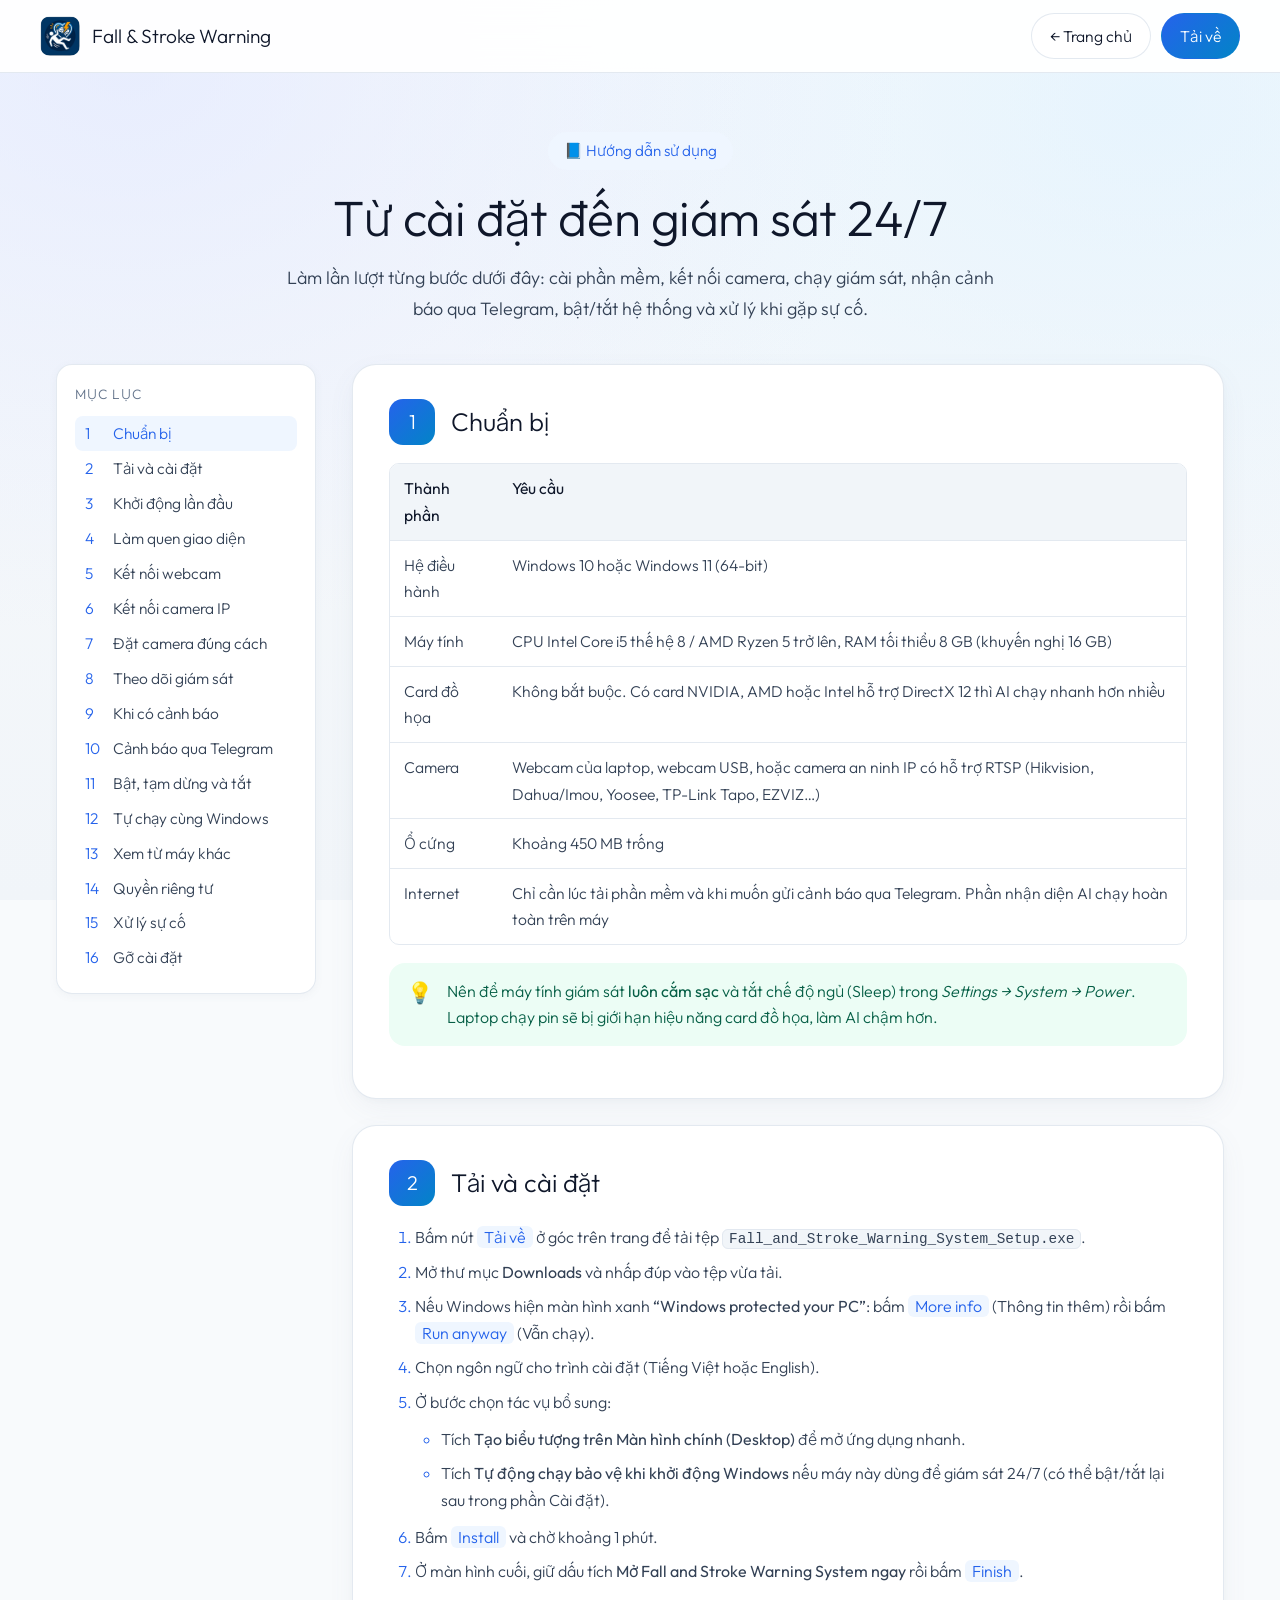
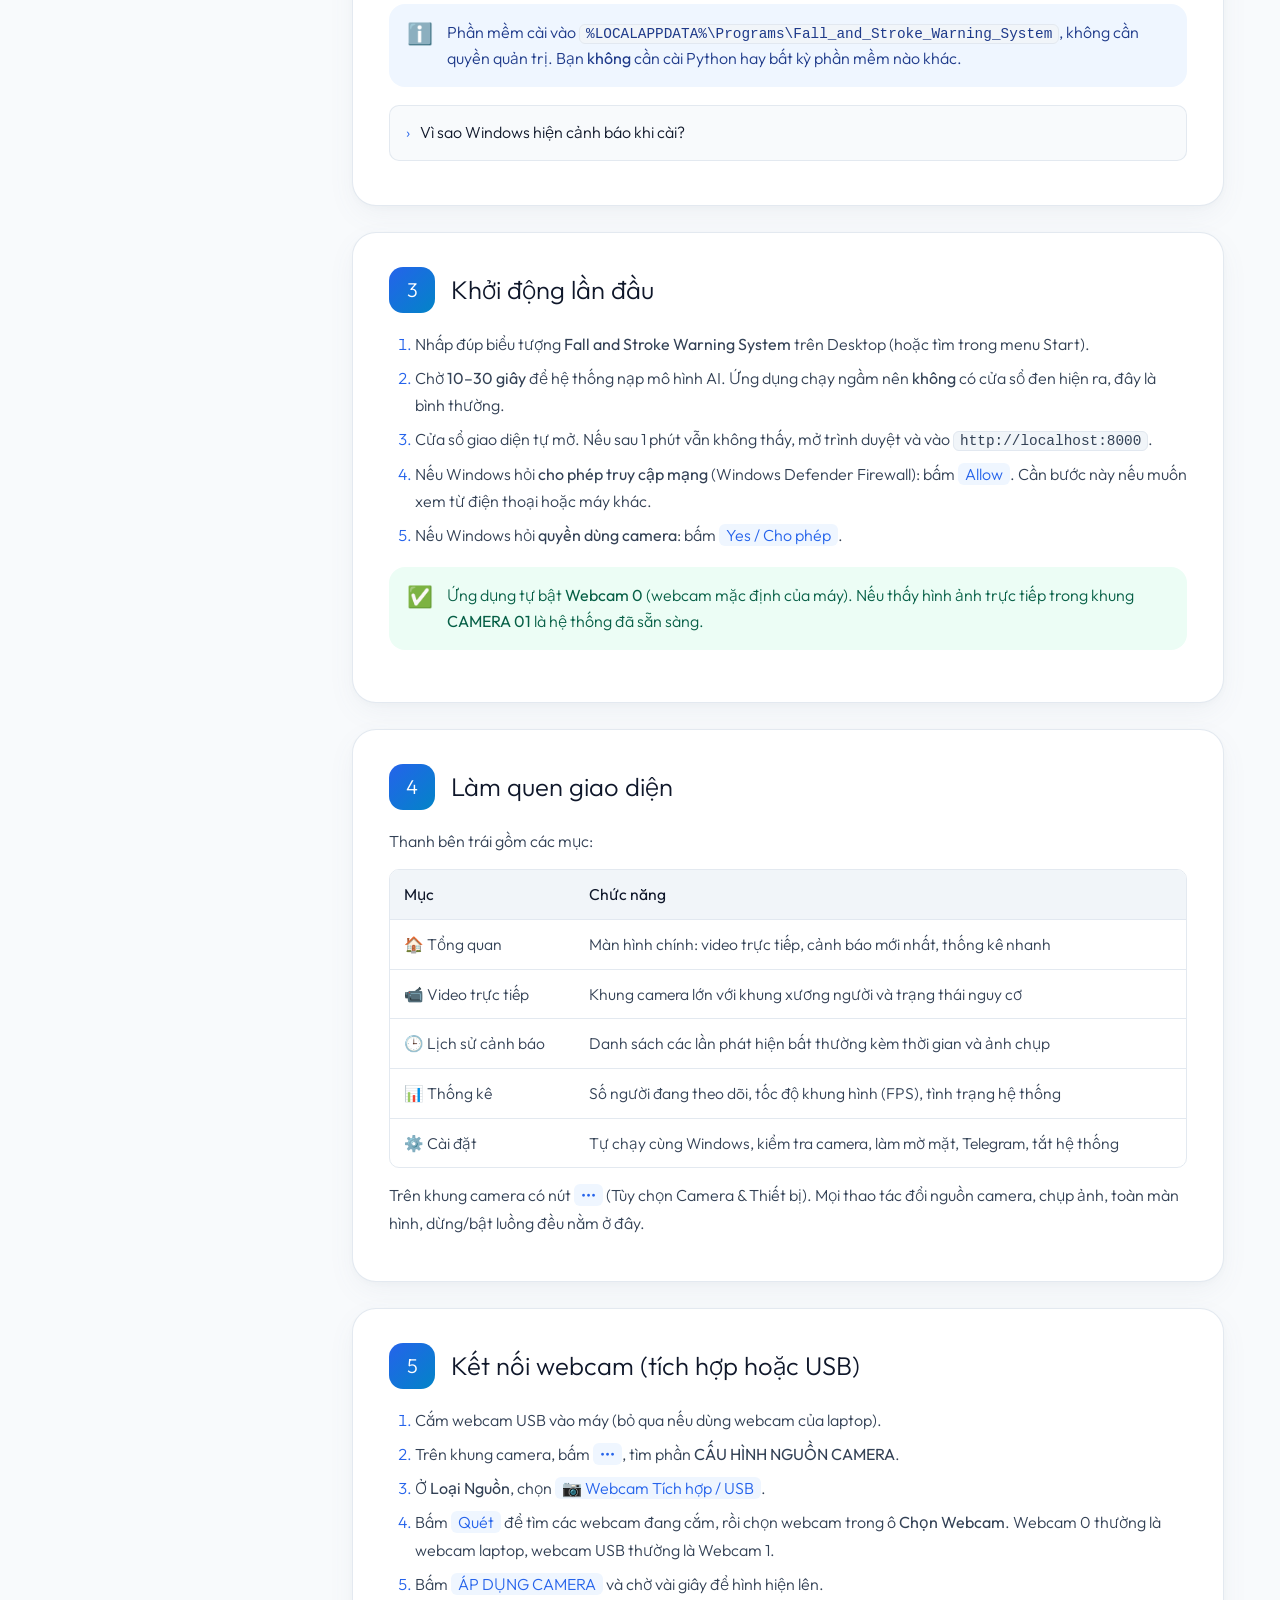
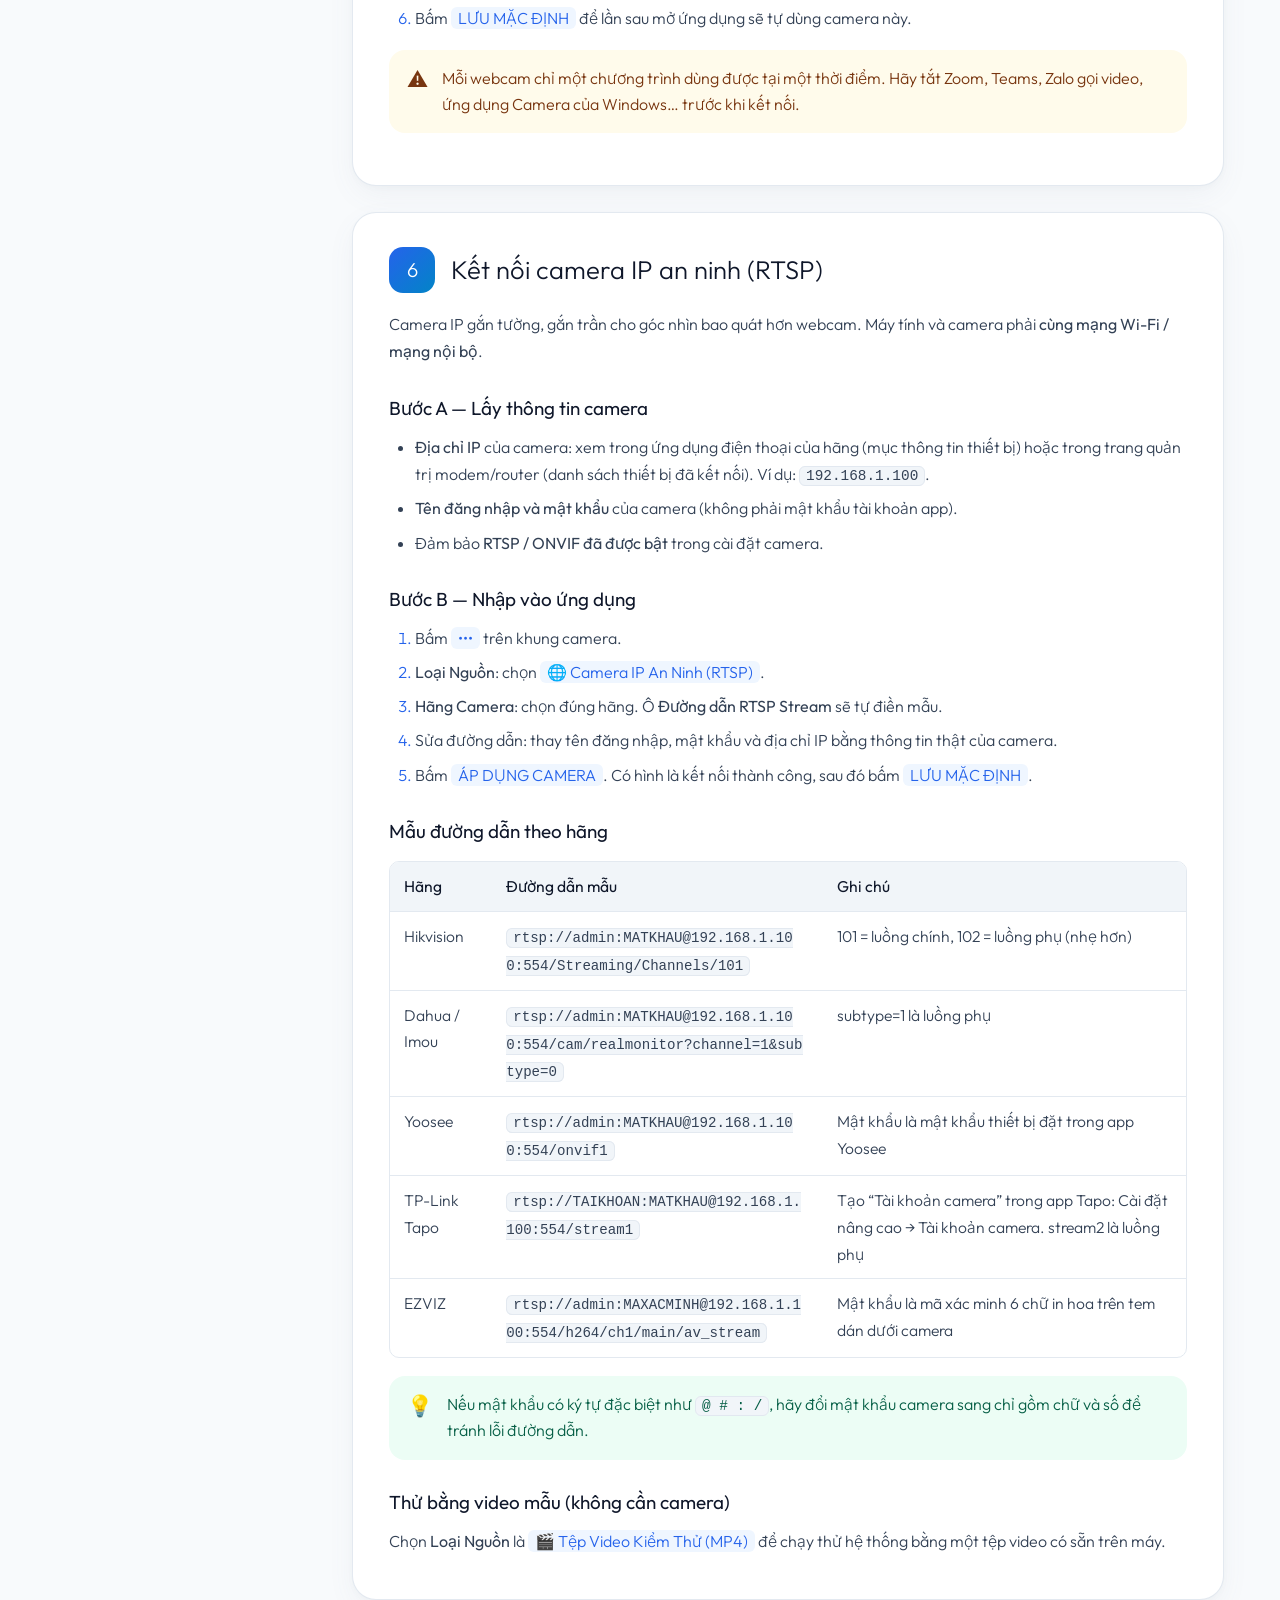
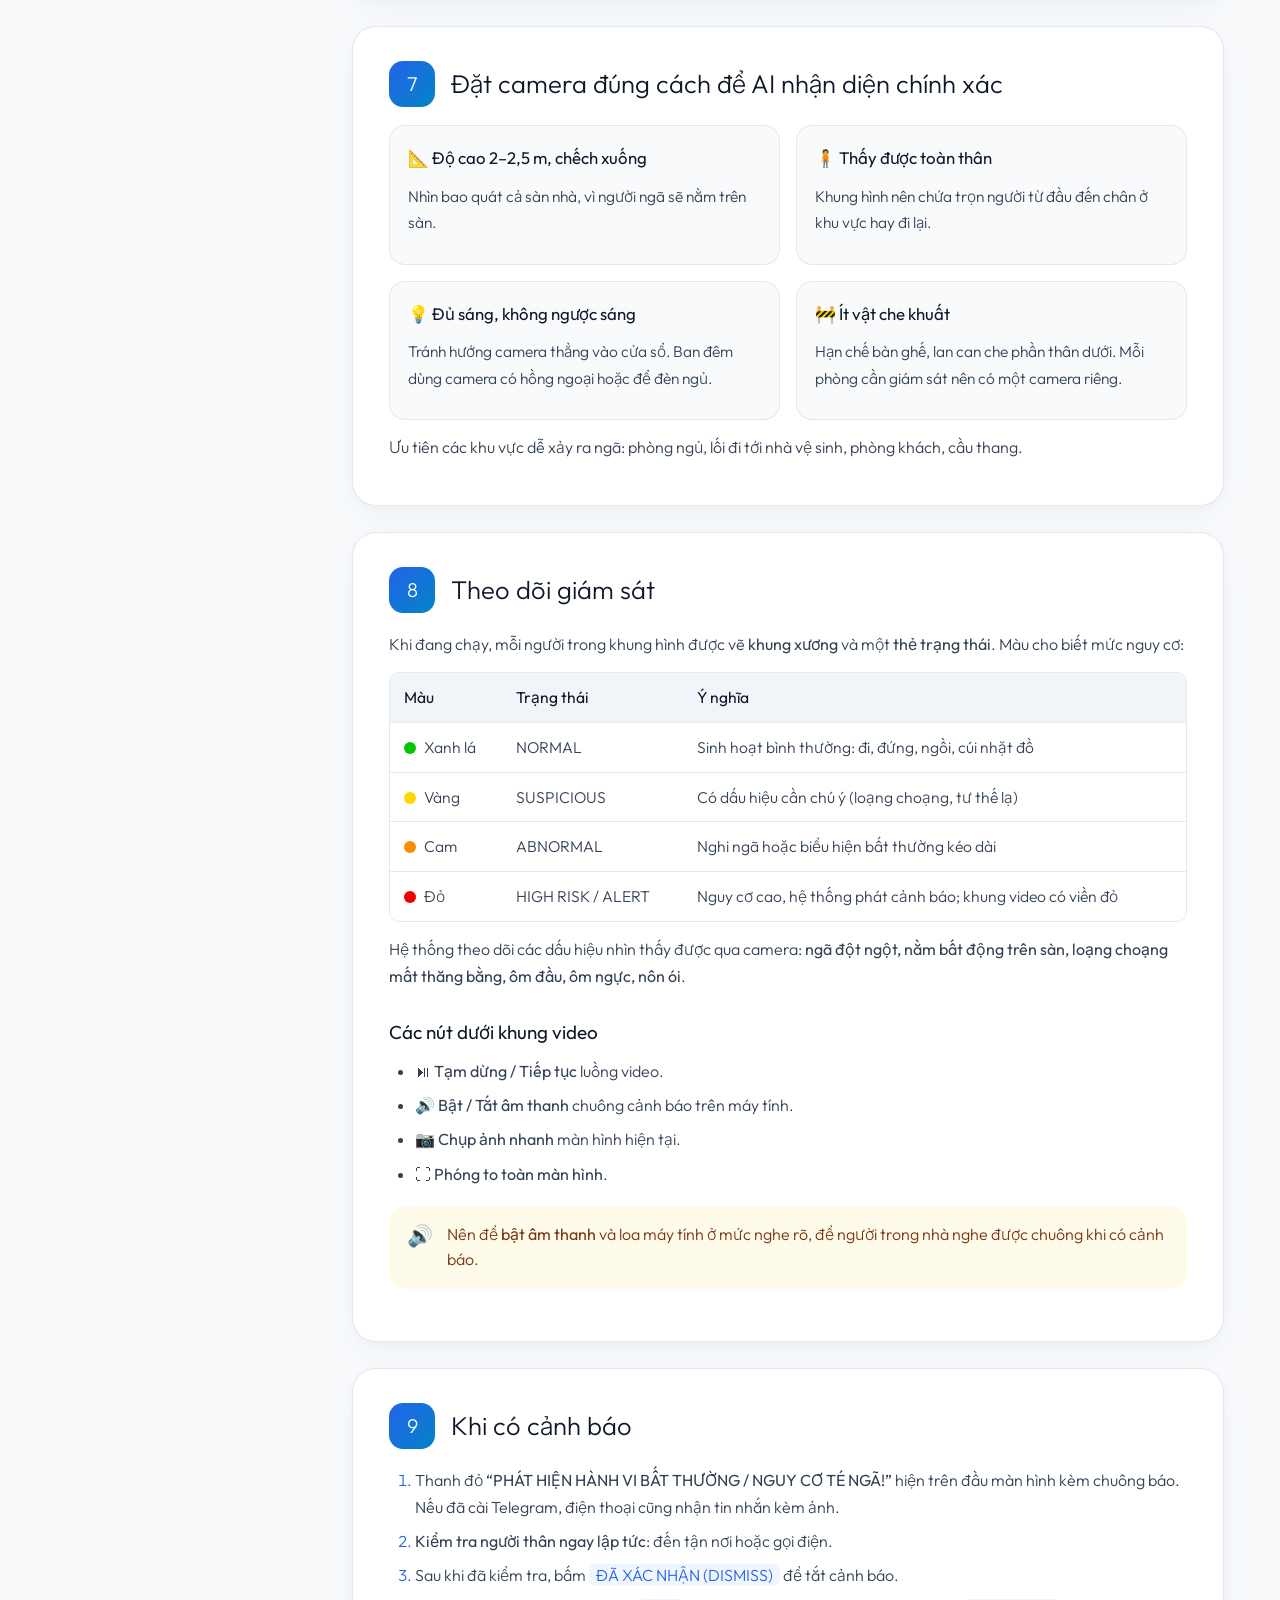
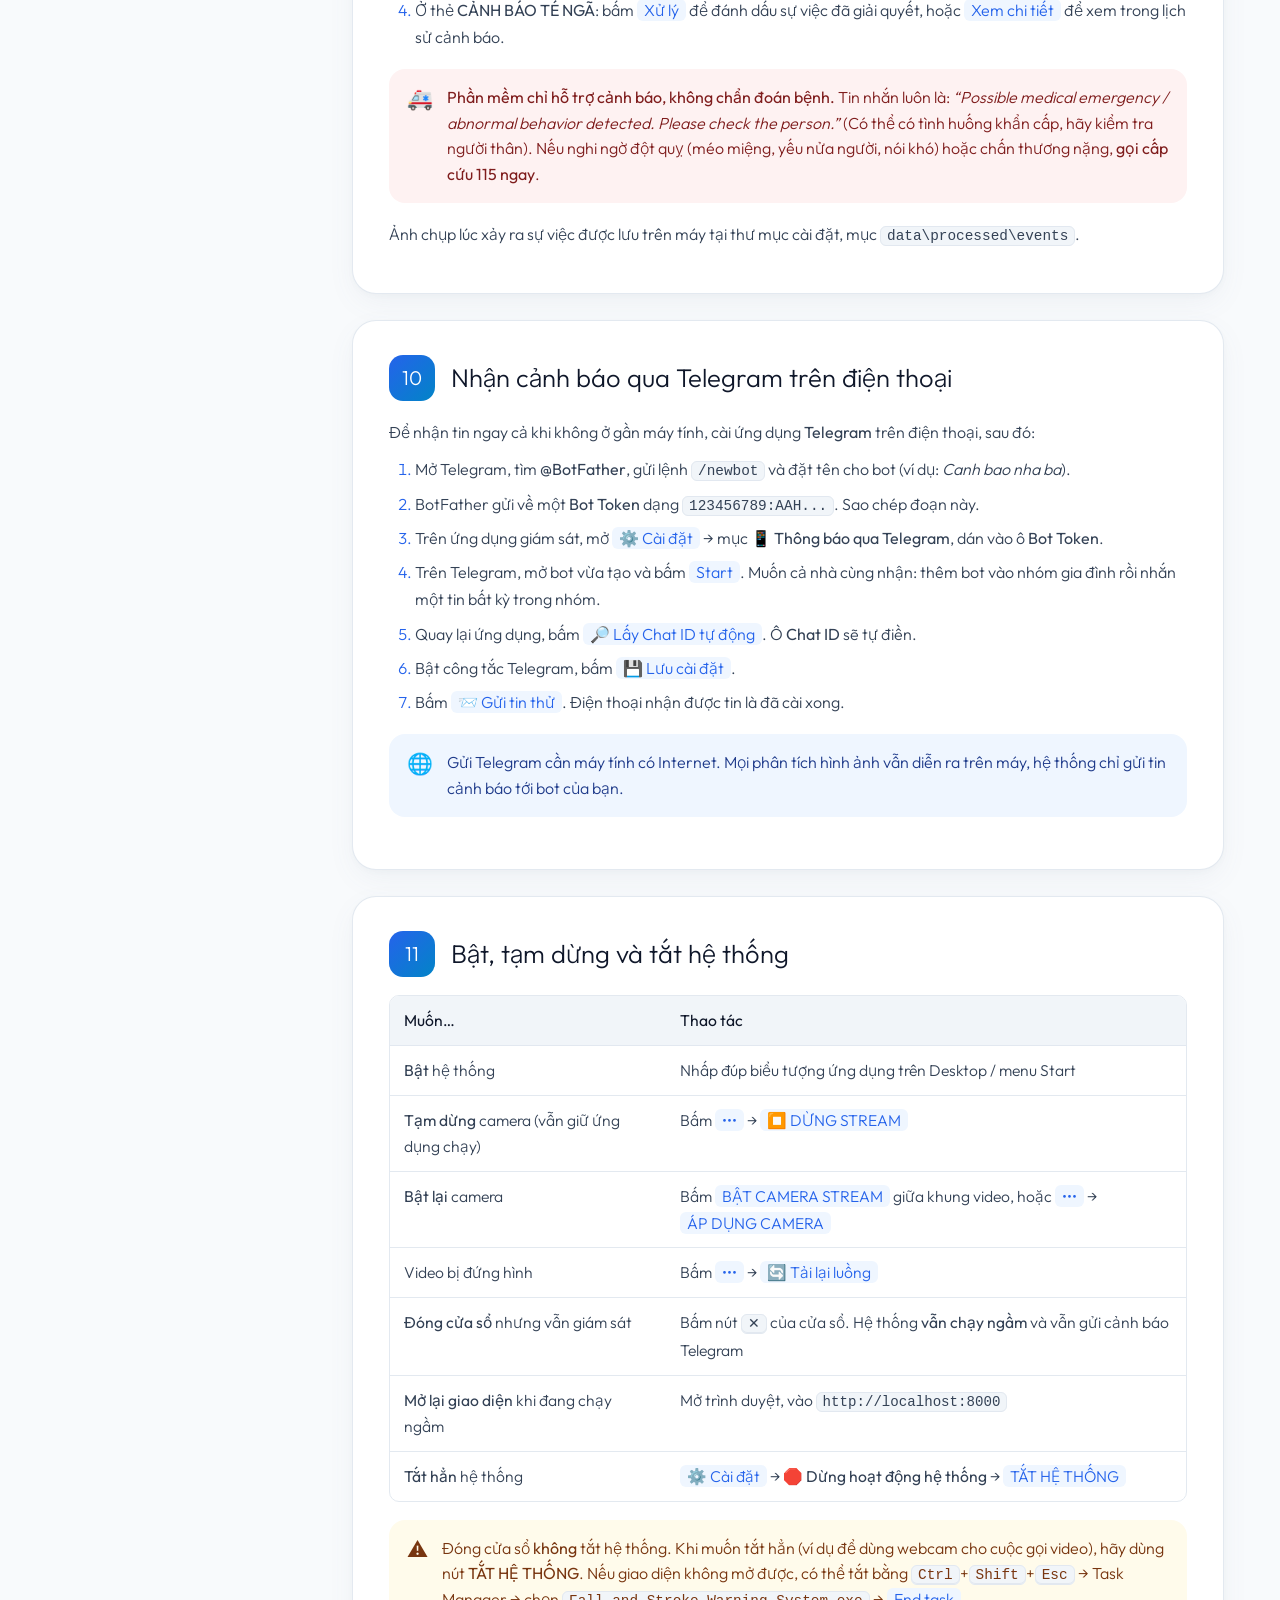
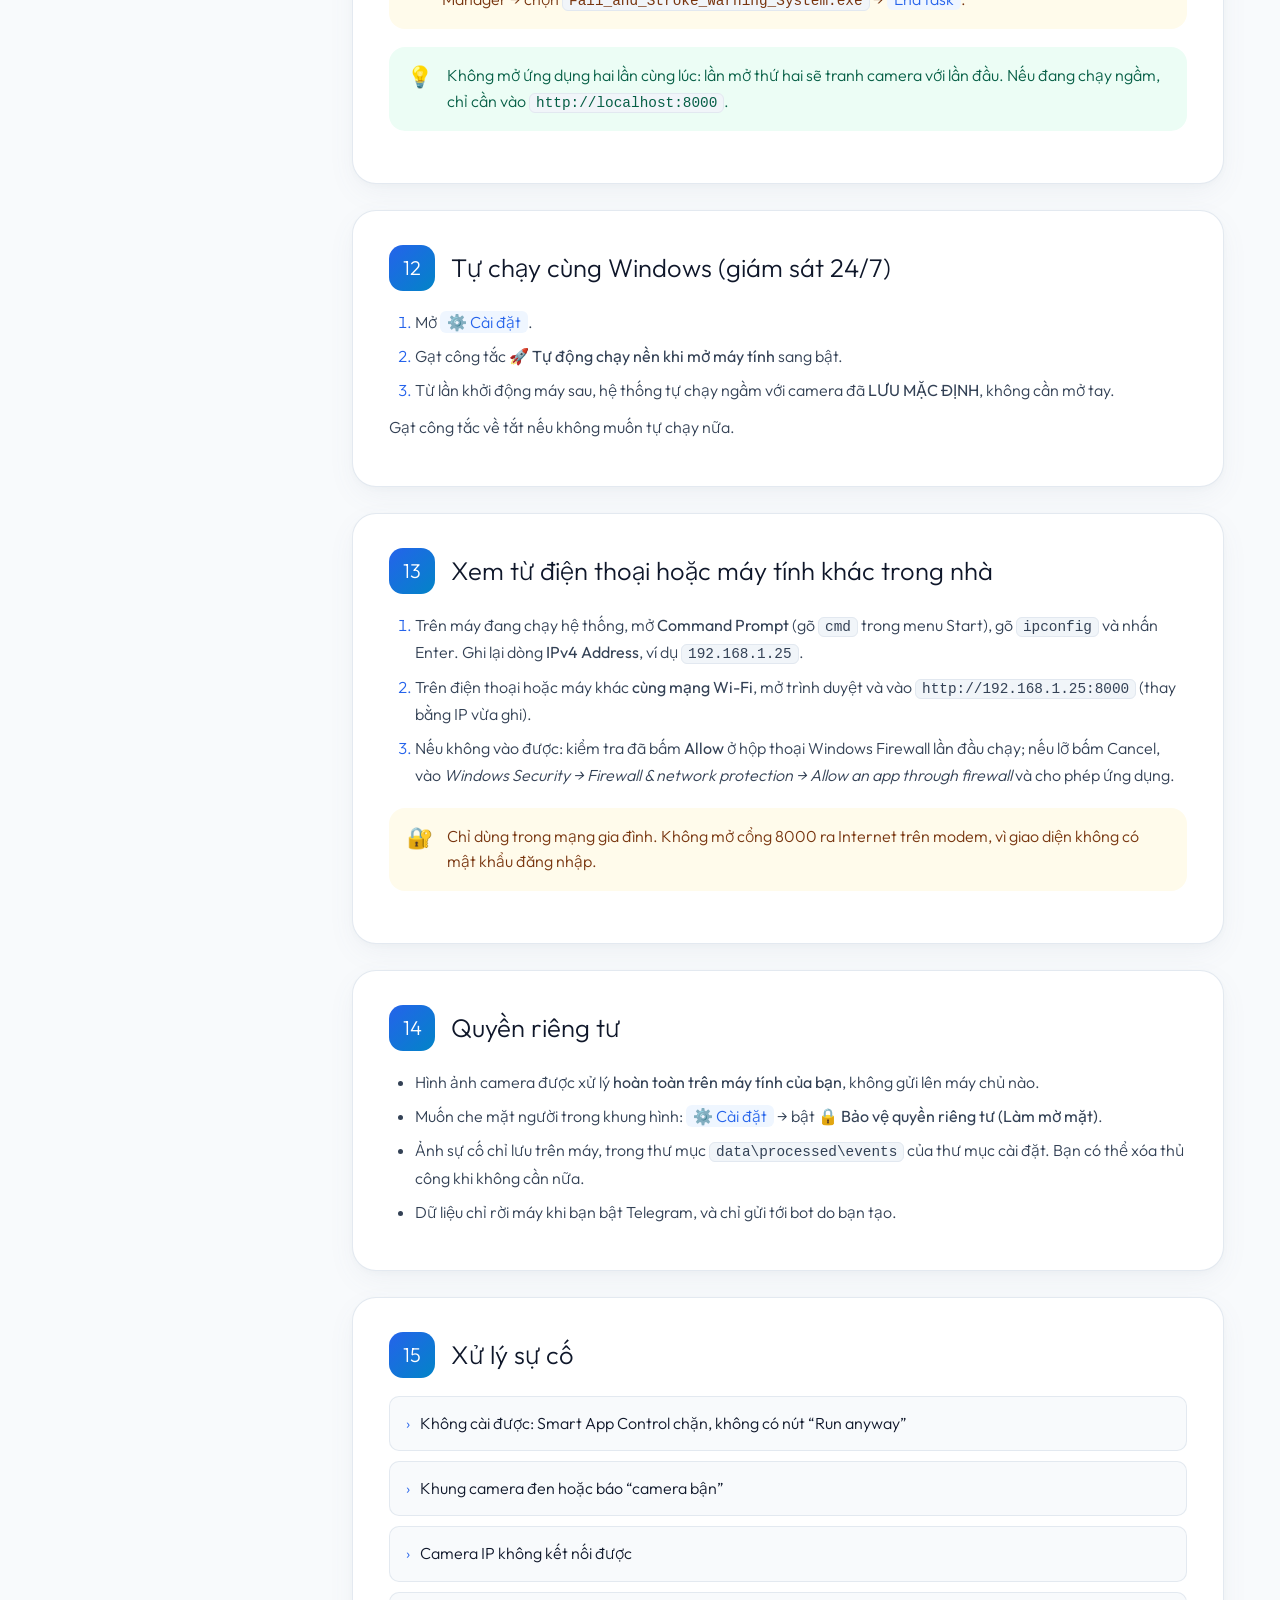
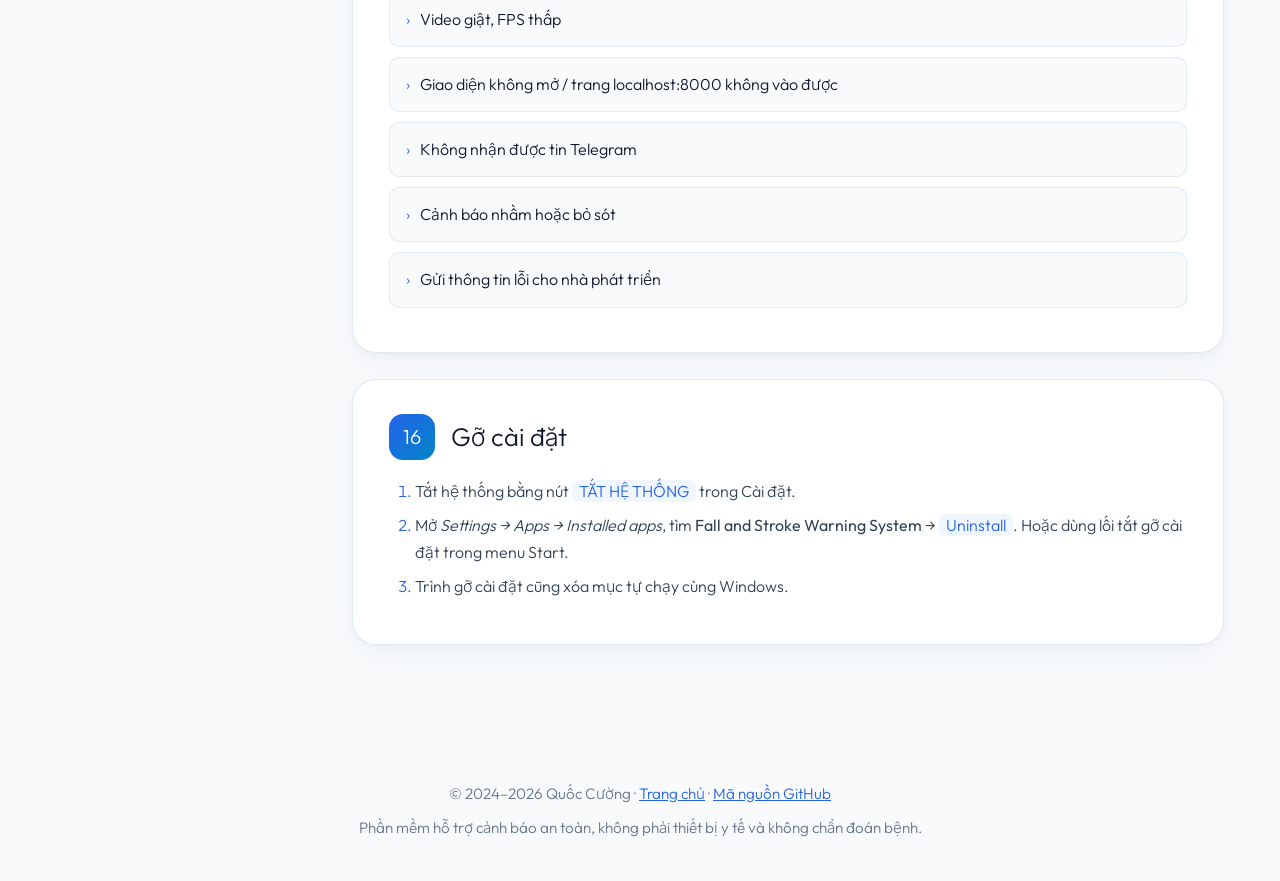
<file: docs/huong-dan.html>
<!DOCTYPE html>
<html lang="vi">
<head>
  <meta charset="UTF-8">
  <meta name="viewport" content="width=device-width, initial-scale=1.0">
  <title>Hướng Dẫn Sử Dụng — Fall & Stroke Warning System</title>
  <meta name="description" content="Hướng dẫn chi tiết từ A đến Z: cài đặt, kết nối webcam và camera IP, chạy giám sát, nhận cảnh báo Telegram, bật tắt và xử lý sự cố cho Hệ thống Cảnh báo Ngã & Đột quỵ.">
  <link rel="preconnect" href="https://fonts.googleapis.com">
  <link rel="preconnect" href="https://fonts.gstatic.com" crossorigin>
  <link href="https://fonts.googleapis.com/css2?family=Inter:wght@200;300;400&family=Outfit:wght@200;300;400&display=swap" rel="stylesheet">
  <link rel="icon" type="image/png" href="logo.png">

  <style>
    :root {
      --primary: #2563eb;
      --primary-hover: #1d4ed8;
      --primary-light: #eff6ff;
      --accent-cyan: #0284c7;
      --bg-page: #f8fafc;
      --bg-card: #ffffff;
      --bg-surface: #f1f5f9;
      --border-subtle: rgba(226, 232, 240, 0.95);
      --text: #0f172a;
      --text-secondary: #334155;
      --text-muted: #64748b;
      --green: #059669;
      --green-bg: #ecfdf5;
      --amber: #b45309;
      --amber-bg: #fffbeb;
      --red: #dc2626;
      --red-bg: #fef2f2;
      --radius-sm: 10px;
      --radius-md: 16px;
      --radius-lg: 24px;
      --radius-pill: 9999px;
      --shadow-sm: 0 2px 8px rgba(100, 116, 139, 0.06);
      --shadow-card: 0 10px 30px -4px rgba(100, 116, 139, 0.08), 0 2px 6px -1px rgba(100, 116, 139, 0.04);
    }

    *, *::before, *::after { margin: 0; padding: 0; box-sizing: border-box; }
    html { scroll-behavior: smooth; scroll-padding-top: 92px; }
    body {
      font-family: 'Outfit', 'Inter', -apple-system, BlinkMacSystemFont, 'Segoe UI', Roboto, sans-serif;
      font-weight: 300;
      background-color: var(--bg-page);
      background-image:
        radial-gradient(at 10% 8%, rgba(224, 231, 255, 0.65) 0px, transparent 48%),
        radial-gradient(at 90% 12%, rgba(224, 242, 254, 0.7) 0px, transparent 48%),
        linear-gradient(180deg, #f8fafc 0%, #f1f5f9 100%);
      background-attachment: fixed;
      color: var(--text);
      line-height: 1.7;
      overflow-x: hidden;
    }
    h1, h2, h3, h4, strong, b { font-weight: 400; }
    a { color: var(--primary); }
    code, kbd {
      font-family: 'Cascadia Code', Consolas, 'Courier New', monospace;
      font-size: 0.9em;
      background: var(--bg-surface);
      border: 1px solid var(--border-subtle);
      border-radius: 6px;
      padding: 1px 6px;
      word-break: break-all;
    }
    kbd { box-shadow: inset 0 -1px 0 var(--border-subtle); white-space: nowrap; }

    /* NAV */
    nav {
      position: fixed; top: 0; left: 0; right: 0; z-index: 100;
      background: rgba(255, 255, 255, 0.92);
      backdrop-filter: blur(20px);
      border-bottom: 1px solid var(--border-subtle);
      padding: 0 16px;
    }
    .nav-inner {
      max-width: 1200px; margin: 0 auto; height: 72px;
      display: flex; align-items: center; justify-content: space-between; gap: 12px;
    }
    .nav-brand {
      display: flex; align-items: center; gap: 12px;
      text-decoration: none; color: var(--text); font-size: 1.2rem; min-width: 0;
    }
    .nav-brand img { width: 40px; height: 40px; border-radius: 10px; flex-shrink: 0; }
    .nav-brand span { white-space: nowrap; overflow: hidden; text-overflow: ellipsis; }
    .nav-actions { display: flex; gap: 10px; flex-shrink: 0; }
    .nav-btn {
      display: inline-flex; align-items: center; gap: 8px;
      padding: 9px 18px; border-radius: var(--radius-pill);
      text-decoration: none; font-size: 0.98rem;
      border: 1px solid var(--border-subtle); background: #fff; color: var(--text);
      transition: all 0.2s ease;
    }
    .nav-btn:hover { border-color: var(--primary); color: var(--primary); background: var(--primary-light); }
    .nav-btn.primary { background: linear-gradient(135deg, #2563eb 0%, #0284c7 100%); color: #fff; border-color: transparent; }
    .nav-btn.primary:hover { color: #fff; filter: brightness(1.08); }

    /* HERO */
    .hero { padding: 132px 16px 40px; text-align: center; }
    .hero-badge {
      display: inline-block; padding: 6px 16px; border-radius: var(--radius-pill);
      background: var(--primary-light); color: var(--primary); font-size: 0.95rem; margin-bottom: 18px;
    }
    .hero h1 { font-size: clamp(2rem, 5vw, 3.1rem); font-weight: 300; line-height: 1.2; letter-spacing: -0.5px; }
    .hero p { max-width: 720px; margin: 16px auto 0; color: var(--text-secondary); font-size: 1.12rem; }
    .lang-note {
      display: none; max-width: 720px; margin: 18px auto 0; padding: 10px 16px;
      border-radius: var(--radius-sm); background: var(--amber-bg); color: var(--amber); font-size: 0.95rem;
    }
    [data-lang="en"] .lang-note { display: block; }

    /* LAYOUT */
    .layout {
      max-width: 1200px; margin: 0 auto; padding: 0 16px 80px;
      display: grid; grid-template-columns: 260px minmax(0, 1fr); gap: 36px; align-items: start;
    }
    .toc {
      position: sticky; top: 96px;
      background: var(--bg-card); border: 1px solid var(--border-subtle);
      border-radius: var(--radius-md); padding: 18px; box-shadow: var(--shadow-sm);
      max-height: calc(100vh - 120px); overflow-y: auto;
    }
    .toc-title { font-size: 0.85rem; letter-spacing: 1px; color: var(--text-muted); margin-bottom: 10px; }
    .toc ol { list-style: none; counter-reset: toc; }
    .toc li { counter-increment: toc; }
    .toc a {
      display: flex; gap: 10px; padding: 7px 10px; border-radius: 8px;
      text-decoration: none; color: var(--text-secondary); font-size: 0.97rem; line-height: 1.35;
    }
    .toc a::before { content: counter(toc); color: var(--primary); min-width: 18px; }
    .toc a:hover, .toc a.active { background: var(--primary-light); color: var(--primary); }

    /* SECTIONS */
    main { min-width: 0; }
    section.step {
      background: var(--bg-card); border: 1px solid var(--border-subtle);
      border-radius: var(--radius-lg); box-shadow: var(--shadow-card);
      padding: 34px 36px; margin-bottom: 26px;
    }
    .step-head { display: flex; align-items: center; gap: 16px; margin-bottom: 18px; }
    .step-num {
      flex-shrink: 0; width: 46px; height: 46px; border-radius: 14px;
      display: grid; place-items: center; font-size: 1.25rem; color: #fff;
      background: linear-gradient(135deg, #2563eb 0%, #0284c7 100%);
    }
    .step-head h2 { font-size: 1.6rem; font-weight: 300; line-height: 1.25; }
    section.step h3 { font-size: 1.18rem; margin: 26px 0 10px; color: var(--text); }
    section.step p { color: var(--text-secondary); margin: 10px 0; }
    section.step ul, section.step ol.steps { margin: 10px 0 10px 4px; padding-left: 22px; color: var(--text-secondary); }
    section.step li { margin: 7px 0; }
    ol.steps li::marker { color: var(--primary); }
    .ui { color: var(--primary); background: var(--primary-light); border-radius: 6px; padding: 1px 7px; white-space: nowrap; }

    /* CALLOUTS */
    .callout {
      display: flex; gap: 14px; padding: 16px 18px; border-radius: var(--radius-md);
      margin: 18px 0; font-size: 1rem; line-height: 1.6;
    }
    .callout .ico { font-size: 1.3rem; line-height: 1.3; flex-shrink: 0; }
    .callout.info { background: var(--primary-light); color: #1e3a8a; }
    .callout.tip { background: var(--green-bg); color: #065f46; }
    .callout.warn { background: var(--amber-bg); color: #78350f; }
    .callout.danger { background: var(--red-bg); color: #7f1d1d; }

    /* TABLES */
    .table-wrap { overflow-x: auto; margin: 14px 0; border: 1px solid var(--border-subtle); border-radius: var(--radius-sm); }
    table { width: 100%; border-collapse: collapse; font-size: 0.98rem; min-width: 520px; }
    th, td { text-align: left; padding: 11px 14px; border-bottom: 1px solid var(--border-subtle); vertical-align: top; }
    th { background: var(--bg-surface); font-weight: 400; color: var(--text); }
    td { color: var(--text-secondary); }
    tr:last-child td { border-bottom: none; }

    .state-dot { display: inline-block; width: 12px; height: 12px; border-radius: 50%; margin-right: 8px; vertical-align: -1px; }

    .grid-2 { display: grid; grid-template-columns: repeat(2, minmax(0, 1fr)); gap: 16px; margin: 14px 0; }
    .mini-card { border: 1px solid var(--border-subtle); border-radius: var(--radius-md); padding: 18px; background: var(--bg-page); }
    .mini-card h4 { font-size: 1.05rem; margin-bottom: 6px; }
    .mini-card p { margin: 0; font-size: 0.97rem; }

    details {
      border: 1px solid var(--border-subtle); border-radius: var(--radius-sm);
      padding: 0 16px; margin: 10px 0; background: var(--bg-page);
    }
    details[open] { padding-bottom: 12px; }
    summary { cursor: pointer; padding: 13px 0; color: var(--text); list-style: none; display: flex; gap: 10px; }
    summary::-webkit-details-marker { display: none; }
    summary::before { content: "›"; color: var(--primary); transition: transform 0.2s; display: inline-block; }
    details[open] summary::before { transform: rotate(90deg); }

    footer { text-align: center; padding: 30px 16px 40px; color: var(--text-muted); font-size: 0.95rem; }

    @media (max-width: 900px) {
      .layout { grid-template-columns: minmax(0, 1fr); }
      .toc { position: static; max-height: none; }
    }
    @media (max-width: 600px) {
      .nav-brand span { display: none; }
      .nav-btn { padding: 8px 14px; font-size: 0.92rem; }
      .hero { padding-top: 112px; }
      section.step { padding: 24px 18px; border-radius: var(--radius-md); }
      .step-head h2 { font-size: 1.32rem; }
      .grid-2 { grid-template-columns: minmax(0, 1fr); }
      .ui, kbd { white-space: normal; }
    }
  </style>
</head>
<body data-lang="vi">

<nav>
  <div class="nav-inner">
    <a href="index.html" class="nav-brand">
      <img src="logo.png" alt="Logo Fall and Stroke Warning System">
      <span>Fall & Stroke Warning</span>
    </a>
    <div class="nav-actions">
      <a href="index.html" class="nav-btn">← Trang chủ</a>
      <a href="https://github.com/QuocCuong66/Project-monitoring-model/releases/latest/download/Fall_and_Stroke_Warning_System_Setup.exe" class="nav-btn primary">Tải về</a>
    </div>
  </div>
</nav>

<header class="hero">
  <span class="hero-badge">📘 Hướng dẫn sử dụng</span>
  <h1>Từ cài đặt đến giám sát 24/7</h1>
  <p>Làm lần lượt từng bước dưới đây: cài phần mềm, kết nối camera, chạy giám sát, nhận cảnh báo qua Telegram, bật/tắt hệ thống và xử lý khi gặp sự cố.</p>
  <p class="lang-note">This guide is available in Vietnamese only.</p>
</header>

<div class="layout">
  <aside class="toc" aria-label="Mục lục">
    <div class="toc-title">MỤC LỤC</div>
    <ol>
      <li><a href="#chuan-bi">Chuẩn bị</a></li>
      <li><a href="#cai-dat">Tải và cài đặt</a></li>
      <li><a href="#khoi-dong">Khởi động lần đầu</a></li>
      <li><a href="#giao-dien">Làm quen giao diện</a></li>
      <li><a href="#webcam">Kết nối webcam</a></li>
      <li><a href="#camera-ip">Kết nối camera IP</a></li>
      <li><a href="#lap-dat">Đặt camera đúng cách</a></li>
      <li><a href="#giam-sat">Theo dõi giám sát</a></li>
      <li><a href="#canh-bao">Khi có cảnh báo</a></li>
      <li><a href="#telegram">Cảnh báo qua Telegram</a></li>
      <li><a href="#bat-tat">Bật, tạm dừng và tắt</a></li>
      <li><a href="#tu-dong">Tự chạy cùng Windows</a></li>
      <li><a href="#may-khac">Xem từ máy khác</a></li>
      <li><a href="#rieng-tu">Quyền riêng tư</a></li>
      <li><a href="#su-co">Xử lý sự cố</a></li>
      <li><a href="#go-cai-dat">Gỡ cài đặt</a></li>
    </ol>
  </aside>

  <main>

    <!-- 1 -->
    <section class="step" id="chuan-bi">
      <div class="step-head"><span class="step-num">1</span><h2>Chuẩn bị</h2></div>
      <div class="table-wrap">
        <table>
          <tr><th>Thành phần</th><th>Yêu cầu</th></tr>
          <tr><td>Hệ điều hành</td><td>Windows 10 hoặc Windows 11 (64-bit)</td></tr>
          <tr><td>Máy tính</td><td>CPU Intel Core i5 thế hệ 8 / AMD Ryzen 5 trở lên, RAM tối thiểu 8 GB (khuyến nghị 16 GB)</td></tr>
          <tr><td>Card đồ họa</td><td>Không bắt buộc. Có card NVIDIA, AMD hoặc Intel hỗ trợ DirectX 12 thì AI chạy nhanh hơn nhiều</td></tr>
          <tr><td>Camera</td><td>Webcam của laptop, webcam USB, hoặc camera an ninh IP có hỗ trợ RTSP (Hikvision, Dahua/Imou, Yoosee, TP-Link Tapo, EZVIZ…)</td></tr>
          <tr><td>Ổ cứng</td><td>Khoảng 450 MB trống</td></tr>
          <tr><td>Internet</td><td>Chỉ cần lúc tải phần mềm và khi muốn gửi cảnh báo qua Telegram. Phần nhận diện AI chạy hoàn toàn trên máy</td></tr>
        </table>
      </div>
      <div class="callout tip"><span class="ico">💡</span><div>Nên để máy tính giám sát <b>luôn cắm sạc</b> và tắt chế độ ngủ (Sleep) trong <i>Settings → System → Power</i>. Laptop chạy pin sẽ bị giới hạn hiệu năng card đồ họa, làm AI chậm hơn.</div></div>
    </section>

    <!-- 2 -->
    <section class="step" id="cai-dat">
      <div class="step-head"><span class="step-num">2</span><h2>Tải và cài đặt</h2></div>
      <ol class="steps">
        <li>Bấm nút <span class="ui">Tải về</span> ở góc trên trang để tải tệp <code>Fall_and_Stroke_Warning_System_Setup.exe</code>.</li>
        <li>Mở thư mục <b>Downloads</b> và nhấp đúp vào tệp vừa tải.</li>
        <li>Nếu Windows hiện màn hình xanh <b>“Windows protected your PC”</b>: bấm <span class="ui">More info</span> (Thông tin thêm) rồi bấm <span class="ui">Run anyway</span> (Vẫn chạy).</li>
        <li>Chọn ngôn ngữ cho trình cài đặt (Tiếng Việt hoặc English).</li>
        <li>Ở bước chọn tác vụ bổ sung:
          <ul>
            <li>Tích <b>Tạo biểu tượng trên Màn hình chính (Desktop)</b> để mở ứng dụng nhanh.</li>
            <li>Tích <b>Tự động chạy bảo vệ khi khởi động Windows</b> nếu máy này dùng để giám sát 24/7 (có thể bật/tắt lại sau trong phần Cài đặt).</li>
          </ul>
        </li>
        <li>Bấm <span class="ui">Install</span> và chờ khoảng 1 phút.</li>
        <li>Ở màn hình cuối, giữ dấu tích <b>Mở Fall and Stroke Warning System ngay</b> rồi bấm <span class="ui">Finish</span>.</li>
      </ol>
      <div class="callout info"><span class="ico">ℹ️</span><div>Phần mềm cài vào <code>%LOCALAPPDATA%\Programs\Fall_and_Stroke_Warning_System</code>, không cần quyền quản trị. Bạn <b>không</b> cần cài Python hay bất kỳ phần mềm nào khác.</div></div>
      <details>
        <summary>Vì sao Windows hiện cảnh báo khi cài?</summary>
        <p>Phần mềm mã nguồn mở này chưa có chữ ký số doanh nghiệp, nên Windows SmartScreen cảnh báo với mọi tệp tải từ Internet chưa đủ “uy tín”. Đây không phải dấu hiệu virus. Nếu máy dùng <b>Smart App Control</b> (Windows 11 cài mới) và không có nút <i>Run anyway</i>, xem mục <a href="#su-co">Xử lý sự cố</a>.</p>
      </details>
    </section>

    <!-- 3 -->
    <section class="step" id="khoi-dong">
      <div class="step-head"><span class="step-num">3</span><h2>Khởi động lần đầu</h2></div>
      <ol class="steps">
        <li>Nhấp đúp biểu tượng <b>Fall and Stroke Warning System</b> trên Desktop (hoặc tìm trong menu Start).</li>
        <li>Chờ <b>10–30 giây</b> để hệ thống nạp mô hình AI. Ứng dụng chạy ngầm nên <b>không</b> có cửa sổ đen hiện ra, đây là bình thường.</li>
        <li>Cửa sổ giao diện tự mở. Nếu sau 1 phút vẫn không thấy, mở trình duyệt và vào <code>http://localhost:8000</code>.</li>
        <li>Nếu Windows hỏi <b>cho phép truy cập mạng</b> (Windows Defender Firewall): bấm <span class="ui">Allow</span>. Cần bước này nếu muốn xem từ điện thoại hoặc máy khác.</li>
        <li>Nếu Windows hỏi <b>quyền dùng camera</b>: bấm <span class="ui">Yes / Cho phép</span>.</li>
      </ol>
      <div class="callout tip"><span class="ico">✅</span><div>Ứng dụng tự bật <b>Webcam 0</b> (webcam mặc định của máy). Nếu thấy hình ảnh trực tiếp trong khung <b>CAMERA 01</b> là hệ thống đã sẵn sàng.</div></div>
    </section>

    <!-- 4 -->
    <section class="step" id="giao-dien">
      <div class="step-head"><span class="step-num">4</span><h2>Làm quen giao diện</h2></div>
      <p>Thanh bên trái gồm các mục:</p>
      <div class="table-wrap">
        <table>
          <tr><th>Mục</th><th>Chức năng</th></tr>
          <tr><td>🏠 Tổng quan</td><td>Màn hình chính: video trực tiếp, cảnh báo mới nhất, thống kê nhanh</td></tr>
          <tr><td>📹 Video trực tiếp</td><td>Khung camera lớn với khung xương người và trạng thái nguy cơ</td></tr>
          <tr><td>🕒 Lịch sử cảnh báo</td><td>Danh sách các lần phát hiện bất thường kèm thời gian và ảnh chụp</td></tr>
          <tr><td>📊 Thống kê</td><td>Số người đang theo dõi, tốc độ khung hình (FPS), tình trạng hệ thống</td></tr>
          <tr><td>⚙️ Cài đặt</td><td>Tự chạy cùng Windows, kiểm tra camera, làm mờ mặt, Telegram, tắt hệ thống</td></tr>
        </table>
      </div>
      <p>Trên khung camera có nút <span class="ui">•••</span> (Tùy chọn Camera &amp; Thiết bị). Mọi thao tác đổi nguồn camera, chụp ảnh, toàn màn hình, dừng/bật luồng đều nằm ở đây.</p>
    </section>

    <!-- 5 -->
    <section class="step" id="webcam">
      <div class="step-head"><span class="step-num">5</span><h2>Kết nối webcam (tích hợp hoặc USB)</h2></div>
      <ol class="steps">
        <li>Cắm webcam USB vào máy (bỏ qua nếu dùng webcam của laptop).</li>
        <li>Trên khung camera, bấm <span class="ui">•••</span>, tìm phần <b>CẤU HÌNH NGUỒN CAMERA</b>.</li>
        <li>Ở <b>Loại Nguồn</b>, chọn <span class="ui">📷 Webcam Tích hợp / USB</span>.</li>
        <li>Bấm <span class="ui">Quét</span> để tìm các webcam đang cắm, rồi chọn webcam trong ô <b>Chọn Webcam</b>. Webcam 0 thường là webcam laptop, webcam USB thường là Webcam 1.</li>
        <li>Bấm <span class="ui">ÁP DỤNG CAMERA</span> và chờ vài giây để hình hiện lên.</li>
        <li>Bấm <span class="ui">LƯU MẶC ĐỊNH</span> để lần sau mở ứng dụng sẽ tự dùng camera này.</li>
      </ol>
      <div class="callout warn"><span class="ico">⚠️</span><div>Mỗi webcam chỉ một chương trình dùng được tại một thời điểm. Hãy tắt Zoom, Teams, Zalo gọi video, ứng dụng Camera của Windows… trước khi kết nối.</div></div>
    </section>

    <!-- 6 -->
    <section class="step" id="camera-ip">
      <div class="step-head"><span class="step-num">6</span><h2>Kết nối camera IP an ninh (RTSP)</h2></div>
      <p>Camera IP gắn tường, gắn trần cho góc nhìn bao quát hơn webcam. Máy tính và camera phải <b>cùng mạng Wi-Fi / mạng nội bộ</b>.</p>

      <h3>Bước A — Lấy thông tin camera</h3>
      <ul>
        <li><b>Địa chỉ IP</b> của camera: xem trong ứng dụng điện thoại của hãng (mục thông tin thiết bị) hoặc trong trang quản trị modem/router (danh sách thiết bị đã kết nối). Ví dụ: <code>192.168.1.100</code>.</li>
        <li><b>Tên đăng nhập và mật khẩu</b> của camera (không phải mật khẩu tài khoản app).</li>
        <li>Đảm bảo <b>RTSP / ONVIF đã được bật</b> trong cài đặt camera.</li>
      </ul>

      <h3>Bước B — Nhập vào ứng dụng</h3>
      <ol class="steps">
        <li>Bấm <span class="ui">•••</span> trên khung camera.</li>
        <li><b>Loại Nguồn</b>: chọn <span class="ui">🌐 Camera IP An Ninh (RTSP)</span>.</li>
        <li><b>Hãng Camera</b>: chọn đúng hãng. Ô <b>Đường dẫn RTSP Stream</b> sẽ tự điền mẫu.</li>
        <li>Sửa đường dẫn: thay tên đăng nhập, mật khẩu và địa chỉ IP bằng thông tin thật của camera.</li>
        <li>Bấm <span class="ui">ÁP DỤNG CAMERA</span>. Có hình là kết nối thành công, sau đó bấm <span class="ui">LƯU MẶC ĐỊNH</span>.</li>
      </ol>

      <h3>Mẫu đường dẫn theo hãng</h3>
      <div class="table-wrap">
        <table>
          <tr><th>Hãng</th><th>Đường dẫn mẫu</th><th>Ghi chú</th></tr>
          <tr><td>Hikvision</td><td><code>rtsp://admin:MATKHAU@192.168.1.100:554/Streaming/Channels/101</code></td><td>101 = luồng chính, 102 = luồng phụ (nhẹ hơn)</td></tr>
          <tr><td>Dahua / Imou</td><td><code>rtsp://admin:MATKHAU@192.168.1.100:554/cam/realmonitor?channel=1&amp;subtype=0</code></td><td>subtype=1 là luồng phụ</td></tr>
          <tr><td>Yoosee</td><td><code>rtsp://admin:MATKHAU@192.168.1.100:554/onvif1</code></td><td>Mật khẩu là mật khẩu thiết bị đặt trong app Yoosee</td></tr>
          <tr><td>TP-Link Tapo</td><td><code>rtsp://TAIKHOAN:MATKHAU@192.168.1.100:554/stream1</code></td><td>Tạo “Tài khoản camera” trong app Tapo: Cài đặt nâng cao → Tài khoản camera. stream2 là luồng phụ</td></tr>
          <tr><td>EZVIZ</td><td><code>rtsp://admin:MAXACMINH@192.168.1.100:554/h264/ch1/main/av_stream</code></td><td>Mật khẩu là mã xác minh 6 chữ in hoa trên tem dán dưới camera</td></tr>
        </table>
      </div>
      <div class="callout tip"><span class="ico">💡</span><div>Nếu mật khẩu có ký tự đặc biệt như <code>@ # : /</code>, hãy đổi mật khẩu camera sang chỉ gồm chữ và số để tránh lỗi đường dẫn.</div></div>

      <h3>Thử bằng video mẫu (không cần camera)</h3>
      <p>Chọn <b>Loại Nguồn</b> là <span class="ui">🎬 Tệp Video Kiểm Thử (MP4)</span> để chạy thử hệ thống bằng một tệp video có sẵn trên máy.</p>
    </section>

    <!-- 7 -->
    <section class="step" id="lap-dat">
      <div class="step-head"><span class="step-num">7</span><h2>Đặt camera đúng cách để AI nhận diện chính xác</h2></div>
      <div class="grid-2">
        <div class="mini-card"><h4>📐 Độ cao 2–2,5 m, chếch xuống</h4><p>Nhìn bao quát cả sàn nhà, vì người ngã sẽ nằm trên sàn.</p></div>
        <div class="mini-card"><h4>🧍 Thấy được toàn thân</h4><p>Khung hình nên chứa trọn người từ đầu đến chân ở khu vực hay đi lại.</p></div>
        <div class="mini-card"><h4>💡 Đủ sáng, không ngược sáng</h4><p>Tránh hướng camera thẳng vào cửa sổ. Ban đêm dùng camera có hồng ngoại hoặc để đèn ngủ.</p></div>
        <div class="mini-card"><h4>🚧 Ít vật che khuất</h4><p>Hạn chế bàn ghế, lan can che phần thân dưới. Mỗi phòng cần giám sát nên có một camera riêng.</p></div>
      </div>
      <p>Ưu tiên các khu vực dễ xảy ra ngã: phòng ngủ, lối đi tới nhà vệ sinh, phòng khách, cầu thang.</p>
    </section>

    <!-- 8 -->
    <section class="step" id="giam-sat">
      <div class="step-head"><span class="step-num">8</span><h2>Theo dõi giám sát</h2></div>
      <p>Khi đang chạy, mỗi người trong khung hình được vẽ <b>khung xương</b> và một <b>thẻ trạng thái</b>. Màu cho biết mức nguy cơ:</p>
      <div class="table-wrap">
        <table>
          <tr><th>Màu</th><th>Trạng thái</th><th>Ý nghĩa</th></tr>
          <tr><td><span class="state-dot" style="background:#00c800"></span>Xanh lá</td><td>NORMAL</td><td>Sinh hoạt bình thường: đi, đứng, ngồi, cúi nhặt đồ</td></tr>
          <tr><td><span class="state-dot" style="background:#ffd700"></span>Vàng</td><td>SUSPICIOUS</td><td>Có dấu hiệu cần chú ý (loạng choạng, tư thế lạ)</td></tr>
          <tr><td><span class="state-dot" style="background:#ff8c00"></span>Cam</td><td>ABNORMAL</td><td>Nghi ngã hoặc biểu hiện bất thường kéo dài</td></tr>
          <tr><td><span class="state-dot" style="background:#f00000"></span>Đỏ</td><td>HIGH RISK / ALERT</td><td>Nguy cơ cao, hệ thống phát cảnh báo; khung video có viền đỏ</td></tr>
        </table>
      </div>
      <p>Hệ thống theo dõi các dấu hiệu nhìn thấy được qua camera: <b>ngã đột ngột, nằm bất động trên sàn, loạng choạng mất thăng bằng, ôm đầu, ôm ngực, nôn ói</b>.</p>
      <h3>Các nút dưới khung video</h3>
      <ul>
        <li>⏯ <b>Tạm dừng / Tiếp tục</b> luồng video.</li>
        <li>🔊 <b>Bật / Tắt âm thanh</b> chuông cảnh báo trên máy tính.</li>
        <li>📷 <b>Chụp ảnh nhanh</b> màn hình hiện tại.</li>
        <li>⛶ <b>Phóng to toàn màn hình</b>.</li>
      </ul>
      <div class="callout warn"><span class="ico">🔊</span><div>Nên để <b>bật âm thanh</b> và loa máy tính ở mức nghe rõ, để người trong nhà nghe được chuông khi có cảnh báo.</div></div>
    </section>

    <!-- 9 -->
    <section class="step" id="canh-bao">
      <div class="step-head"><span class="step-num">9</span><h2>Khi có cảnh báo</h2></div>
      <ol class="steps">
        <li>Thanh đỏ <b>“PHÁT HIỆN HÀNH VI BẤT THƯỜNG / NGUY CƠ TÉ NGÃ!”</b> hiện trên đầu màn hình kèm chuông báo. Nếu đã cài Telegram, điện thoại cũng nhận tin nhắn kèm ảnh.</li>
        <li><b>Kiểm tra người thân ngay lập tức</b>: đến tận nơi hoặc gọi điện.</li>
        <li>Sau khi đã kiểm tra, bấm <span class="ui">ĐÃ XÁC NHẬN (DISMISS)</span> để tắt cảnh báo.</li>
        <li>Ở thẻ <b>CẢNH BÁO TÉ NGÃ</b>: bấm <span class="ui">Xử lý</span> để đánh dấu sự việc đã giải quyết, hoặc <span class="ui">Xem chi tiết</span> để xem trong lịch sử cảnh báo.</li>
      </ol>
      <div class="callout danger"><span class="ico">🚑</span><div><b>Phần mềm chỉ hỗ trợ cảnh báo, không chẩn đoán bệnh.</b> Tin nhắn luôn là: <i>“Possible medical emergency / abnormal behavior detected. Please check the person.”</i> (Có thể có tình huống khẩn cấp, hãy kiểm tra người thân). Nếu nghi ngờ đột quỵ (méo miệng, yếu nửa người, nói khó) hoặc chấn thương nặng, <b>gọi cấp cứu 115 ngay</b>.</div></div>
      <p>Ảnh chụp lúc xảy ra sự việc được lưu trên máy tại thư mục cài đặt, mục <code>data\processed\events</code>.</p>
    </section>

    <!-- 10 -->
    <section class="step" id="telegram">
      <div class="step-head"><span class="step-num">10</span><h2>Nhận cảnh báo qua Telegram trên điện thoại</h2></div>
      <p>Để nhận tin ngay cả khi không ở gần máy tính, cài ứng dụng <b>Telegram</b> trên điện thoại, sau đó:</p>
      <ol class="steps">
        <li>Mở Telegram, tìm <b>@BotFather</b>, gửi lệnh <code>/newbot</code> và đặt tên cho bot (ví dụ: <i>Canh bao nha ba</i>).</li>
        <li>BotFather gửi về một <b>Bot Token</b> dạng <code>123456789:AAH...</code>. Sao chép đoạn này.</li>
        <li>Trên ứng dụng giám sát, mở <span class="ui">⚙️ Cài đặt</span> → mục <b>📱 Thông báo qua Telegram</b>, dán vào ô <b>Bot Token</b>.</li>
        <li>Trên Telegram, mở bot vừa tạo và bấm <span class="ui">Start</span>. Muốn cả nhà cùng nhận: thêm bot vào nhóm gia đình rồi nhắn một tin bất kỳ trong nhóm.</li>
        <li>Quay lại ứng dụng, bấm <span class="ui">🔎 Lấy Chat ID tự động</span>. Ô <b>Chat ID</b> sẽ tự điền.</li>
        <li>Bật công tắc Telegram, bấm <span class="ui">💾 Lưu cài đặt</span>.</li>
        <li>Bấm <span class="ui">📨 Gửi tin thử</span>. Điện thoại nhận được tin là đã cài xong.</li>
      </ol>
      <div class="callout info"><span class="ico">🌐</span><div>Gửi Telegram cần máy tính có Internet. Mọi phân tích hình ảnh vẫn diễn ra trên máy, hệ thống chỉ gửi tin cảnh báo tới bot của bạn.</div></div>
    </section>

    <!-- 11 -->
    <section class="step" id="bat-tat">
      <div class="step-head"><span class="step-num">11</span><h2>Bật, tạm dừng và tắt hệ thống</h2></div>
      <div class="table-wrap">
        <table>
          <tr><th>Muốn…</th><th>Thao tác</th></tr>
          <tr><td><b>Bật</b> hệ thống</td><td>Nhấp đúp biểu tượng ứng dụng trên Desktop / menu Start</td></tr>
          <tr><td><b>Tạm dừng</b> camera (vẫn giữ ứng dụng chạy)</td><td>Bấm <span class="ui">•••</span> → <span class="ui">⏹️ DỪNG STREAM</span></td></tr>
          <tr><td><b>Bật lại</b> camera</td><td>Bấm <span class="ui">BẬT CAMERA STREAM</span> giữa khung video, hoặc <span class="ui">•••</span> → <span class="ui">ÁP DỤNG CAMERA</span></td></tr>
          <tr><td>Video bị đứng hình</td><td>Bấm <span class="ui">•••</span> → <span class="ui">🔄 Tải lại luồng</span></td></tr>
          <tr><td><b>Đóng cửa sổ</b> nhưng vẫn giám sát</td><td>Bấm nút <kbd>✕</kbd> của cửa sổ. Hệ thống <b>vẫn chạy ngầm</b> và vẫn gửi cảnh báo Telegram</td></tr>
          <tr><td><b>Mở lại giao diện</b> khi đang chạy ngầm</td><td>Mở trình duyệt, vào <code>http://localhost:8000</code></td></tr>
          <tr><td><b>Tắt hẳn</b> hệ thống</td><td><span class="ui">⚙️ Cài đặt</span> → <b>🛑 Dừng hoạt động hệ thống</b> → <span class="ui">TẮT HỆ THỐNG</span></td></tr>
        </table>
      </div>
      <div class="callout warn"><span class="ico">⚠️</span><div>Đóng cửa sổ <b>không</b> tắt hệ thống. Khi muốn tắt hẳn (ví dụ để dùng webcam cho cuộc gọi video), hãy dùng nút <b>TẮT HỆ THỐNG</b>. Nếu giao diện không mở được, có thể tắt bằng <kbd>Ctrl</kbd>+<kbd>Shift</kbd>+<kbd>Esc</kbd> → Task Manager → chọn <code>Fall_and_Stroke_Warning_System.exe</code> → <span class="ui">End task</span>.</div></div>
      <div class="callout tip"><span class="ico">💡</span><div>Không mở ứng dụng hai lần cùng lúc: lần mở thứ hai sẽ tranh camera với lần đầu. Nếu đang chạy ngầm, chỉ cần vào <code>http://localhost:8000</code>.</div></div>
    </section>

    <!-- 12 -->
    <section class="step" id="tu-dong">
      <div class="step-head"><span class="step-num">12</span><h2>Tự chạy cùng Windows (giám sát 24/7)</h2></div>
      <ol class="steps">
        <li>Mở <span class="ui">⚙️ Cài đặt</span>.</li>
        <li>Gạt công tắc <b>🚀 Tự động chạy nền khi mở máy tính</b> sang bật.</li>
        <li>Từ lần khởi động máy sau, hệ thống tự chạy ngầm với camera đã <b>LƯU MẶC ĐỊNH</b>, không cần mở tay.</li>
      </ol>
      <p>Gạt công tắc về tắt nếu không muốn tự chạy nữa.</p>
    </section>

    <!-- 13 -->
    <section class="step" id="may-khac">
      <div class="step-head"><span class="step-num">13</span><h2>Xem từ điện thoại hoặc máy tính khác trong nhà</h2></div>
      <ol class="steps">
        <li>Trên máy đang chạy hệ thống, mở <b>Command Prompt</b> (gõ <code>cmd</code> trong menu Start), gõ <code>ipconfig</code> và nhấn Enter. Ghi lại dòng <b>IPv4 Address</b>, ví dụ <code>192.168.1.25</code>.</li>
        <li>Trên điện thoại hoặc máy khác <b>cùng mạng Wi-Fi</b>, mở trình duyệt và vào <code>http://192.168.1.25:8000</code> (thay bằng IP vừa ghi).</li>
        <li>Nếu không vào được: kiểm tra đã bấm <b>Allow</b> ở hộp thoại Windows Firewall lần đầu chạy; nếu lỡ bấm Cancel, vào <i>Windows Security → Firewall &amp; network protection → Allow an app through firewall</i> và cho phép ứng dụng.</li>
      </ol>
      <div class="callout warn"><span class="ico">🔐</span><div>Chỉ dùng trong mạng gia đình. Không mở cổng 8000 ra Internet trên modem, vì giao diện không có mật khẩu đăng nhập.</div></div>
    </section>

    <!-- 14 -->
    <section class="step" id="rieng-tu">
      <div class="step-head"><span class="step-num">14</span><h2>Quyền riêng tư</h2></div>
      <ul>
        <li>Hình ảnh camera được xử lý <b>hoàn toàn trên máy tính của bạn</b>, không gửi lên máy chủ nào.</li>
        <li>Muốn che mặt người trong khung hình: <span class="ui">⚙️ Cài đặt</span> → bật <b>🔒 Bảo vệ quyền riêng tư (Làm mờ mặt)</b>.</li>
        <li>Ảnh sự cố chỉ lưu trên máy, trong thư mục <code>data\processed\events</code> của thư mục cài đặt. Bạn có thể xóa thủ công khi không cần nữa.</li>
        <li>Dữ liệu chỉ rời máy khi bạn bật Telegram, và chỉ gửi tới bot do bạn tạo.</li>
      </ul>
    </section>

    <!-- 15 -->
    <section class="step" id="su-co">
      <div class="step-head"><span class="step-num">15</span><h2>Xử lý sự cố</h2></div>

      <details>
        <summary>Không cài được: Smart App Control chặn, không có nút “Run anyway”</summary>
        <p>Trên Windows 11 cài mới, Smart App Control chặn mọi ứng dụng chưa ký số. Thử chuột phải tệp cài → <b>Properties</b> → tích <b>Unblock</b> → OK rồi chạy lại. Nếu vẫn bị chặn, chỉ còn cách tắt Smart App Control trong <i>Windows Security → App &amp; browser control</i>. Lưu ý: đã tắt thì không bật lại được nếu không cài lại Windows.</p>
      </details>

      <details>
        <summary>Khung camera đen hoặc báo “camera bận”</summary>
        <ul>
          <li>Đóng các ứng dụng khác đang dùng camera (Zoom, Teams, Zalo, Camera…).</li>
          <li>Vào <span class="ui">⚙️ Cài đặt</span> → <span class="ui">🔍 Kiểm tra Camera</span> để chẩn đoán.</li>
          <li>Bấm <span class="ui">🔓 Mở Cài đặt Quyền Camera Windows</span>, bật <b>Camera access</b> và <b>Let desktop apps access your camera</b>.</li>
          <li>Thử chọn webcam khác bằng nút <span class="ui">Quét</span> (Webcam 0 / 1).</li>
          <li>Rút ra cắm lại webcam USB, sang cổng USB khác.</li>
        </ul>
      </details>

      <details>
        <summary>Camera IP không kết nối được</summary>
        <ul>
          <li>Kiểm tra máy tính và camera cùng mạng; thử <code>ping 192.168.1.100</code> trong Command Prompt.</li>
          <li>Kiểm tra lại tên đăng nhập, mật khẩu (EZVIZ dùng mã xác minh trên tem, Tapo dùng “Tài khoản camera”).</li>
          <li>Đảm bảo RTSP/ONVIF đã bật trong app của hãng.</li>
          <li>Kiểm tra đường dẫn bằng phần mềm VLC: <i>Media → Open Network Stream</i>, dán đường dẫn RTSP. VLC xem được thì ứng dụng cũng kết nối được.</li>
          <li>Camera đổi IP sau khi khởi động lại modem: đặt IP tĩnh cho camera trong modem.</li>
        </ul>
      </details>

      <details>
        <summary>Video giật, FPS thấp</summary>
        <ul>
          <li>Cắm sạc laptop; chọn chế độ nguồn <b>Best performance</b>.</li>
          <li>Với camera IP, dùng <b>luồng phụ</b> (Hikvision <code>102</code>, Dahua <code>subtype=1</code>, Tapo <code>stream2</code>).</li>
          <li>Đóng bớt các chương trình nặng đang chạy.</li>
          <li>Xem số FPS hiện tại ở mục 📊 Thống kê; khoảng 15 FPS trở lên là đủ để nhận diện.</li>
        </ul>
      </details>

      <details>
        <summary>Giao diện không mở / trang localhost:8000 không vào được</summary>
        <ul>
          <li>Chờ thêm 30 giây sau khi mở ứng dụng rồi tải lại trang.</li>
          <li>Có thể ứng dụng đã chạy ngầm từ trước: chỉ cần vào <code>http://localhost:8000</code>, không mở thêm lần nữa.</li>
          <li>Cổng 8000 bị chương trình khác chiếm: tắt chương trình đó, hoặc khởi động lại máy rồi mở lại ứng dụng.</li>
        </ul>
      </details>

      <details>
        <summary>Không nhận được tin Telegram</summary>
        <ul>
          <li>Kiểm tra máy tính có Internet.</li>
          <li>Đã bấm <b>Start</b> với bot (hoặc đã nhắn một tin trong nhóm có bot) trước khi bấm <b>Lấy Chat ID tự động</b>.</li>
          <li>Bấm <span class="ui">📨 Gửi tin thử</span> và đọc thông báo lỗi hiện ra.</li>
        </ul>
      </details>

      <details>
        <summary>Cảnh báo nhầm hoặc bỏ sót</summary>
        <ul>
          <li>Kiểm tra lại vị trí camera theo <a href="#lap-dat">mục 7</a>: thấy toàn thân, đủ sáng, ít bị che.</li>
          <li>Người ra khỏi khung hình hoặc bị che khuất thì hệ thống không theo dõi được.</li>
          <li>Hệ thống chỉ là công cụ hỗ trợ, không thay thế sự chăm sóc trực tiếp của người thân.</li>
        </ul>
      </details>

      <details>
        <summary>Gửi thông tin lỗi cho nhà phát triển</summary>
        <p>Nhật ký hoạt động nằm ở <code>%LOCALAPPDATA%\Programs\Fall_and_Stroke_Warning_System\app_log.txt</code> (dán đường dẫn này vào thanh địa chỉ của File Explorer). Gửi kèm tệp này khi <a href="https://github.com/QuocCuong66/Project-monitoring-model/issues" target="_blank" rel="noopener noreferrer">báo lỗi trên GitHub</a>.</p>
      </details>
    </section>

    <!-- 16 -->
    <section class="step" id="go-cai-dat">
      <div class="step-head"><span class="step-num">16</span><h2>Gỡ cài đặt</h2></div>
      <ol class="steps">
        <li>Tắt hệ thống bằng nút <span class="ui">TẮT HỆ THỐNG</span> trong Cài đặt.</li>
        <li>Mở <i>Settings → Apps → Installed apps</i>, tìm <b>Fall and Stroke Warning System</b> → <span class="ui">Uninstall</span>. Hoặc dùng lối tắt gỡ cài đặt trong menu Start.</li>
        <li>Trình gỡ cài đặt cũng xóa mục tự chạy cùng Windows.</li>
      </ol>
    </section>

  </main>
</div>

<footer>
  <p>&copy; 2024–2026 Quốc Cường · <a href="index.html">Trang chủ</a> · <a href="https://github.com/QuocCuong66/Project-monitoring-model" target="_blank" rel="noopener noreferrer">Mã nguồn GitHub</a></p>
  <p style="margin-top:8px;">Phần mềm hỗ trợ cảnh báo an toàn, không phải thiết bị y tế và không chẩn đoán bệnh.</p>
</footer>

<script>
try {
  const saved = localStorage.getItem('lang');
  if (saved === 'en' || saved === 'vi') document.body.dataset.lang = saved;
} catch (e) {}

// Highlight the table-of-contents entry for the section in view
const links = Array.from(document.querySelectorAll('.toc a'));
const byId = new Map(links.map(a => [a.getAttribute('href').slice(1), a]));
const observer = new IntersectionObserver(entries => {
  entries.forEach(entry => {
    if (!entry.isIntersecting) return;
    links.forEach(a => a.classList.remove('active'));
    const link = byId.get(entry.target.id);
    if (link) link.classList.add('active');
  });
}, { rootMargin: '-40% 0px -55% 0px' });
document.querySelectorAll('section.step').forEach(s => observer.observe(s));
</script>
</body>
</html>
</file>
